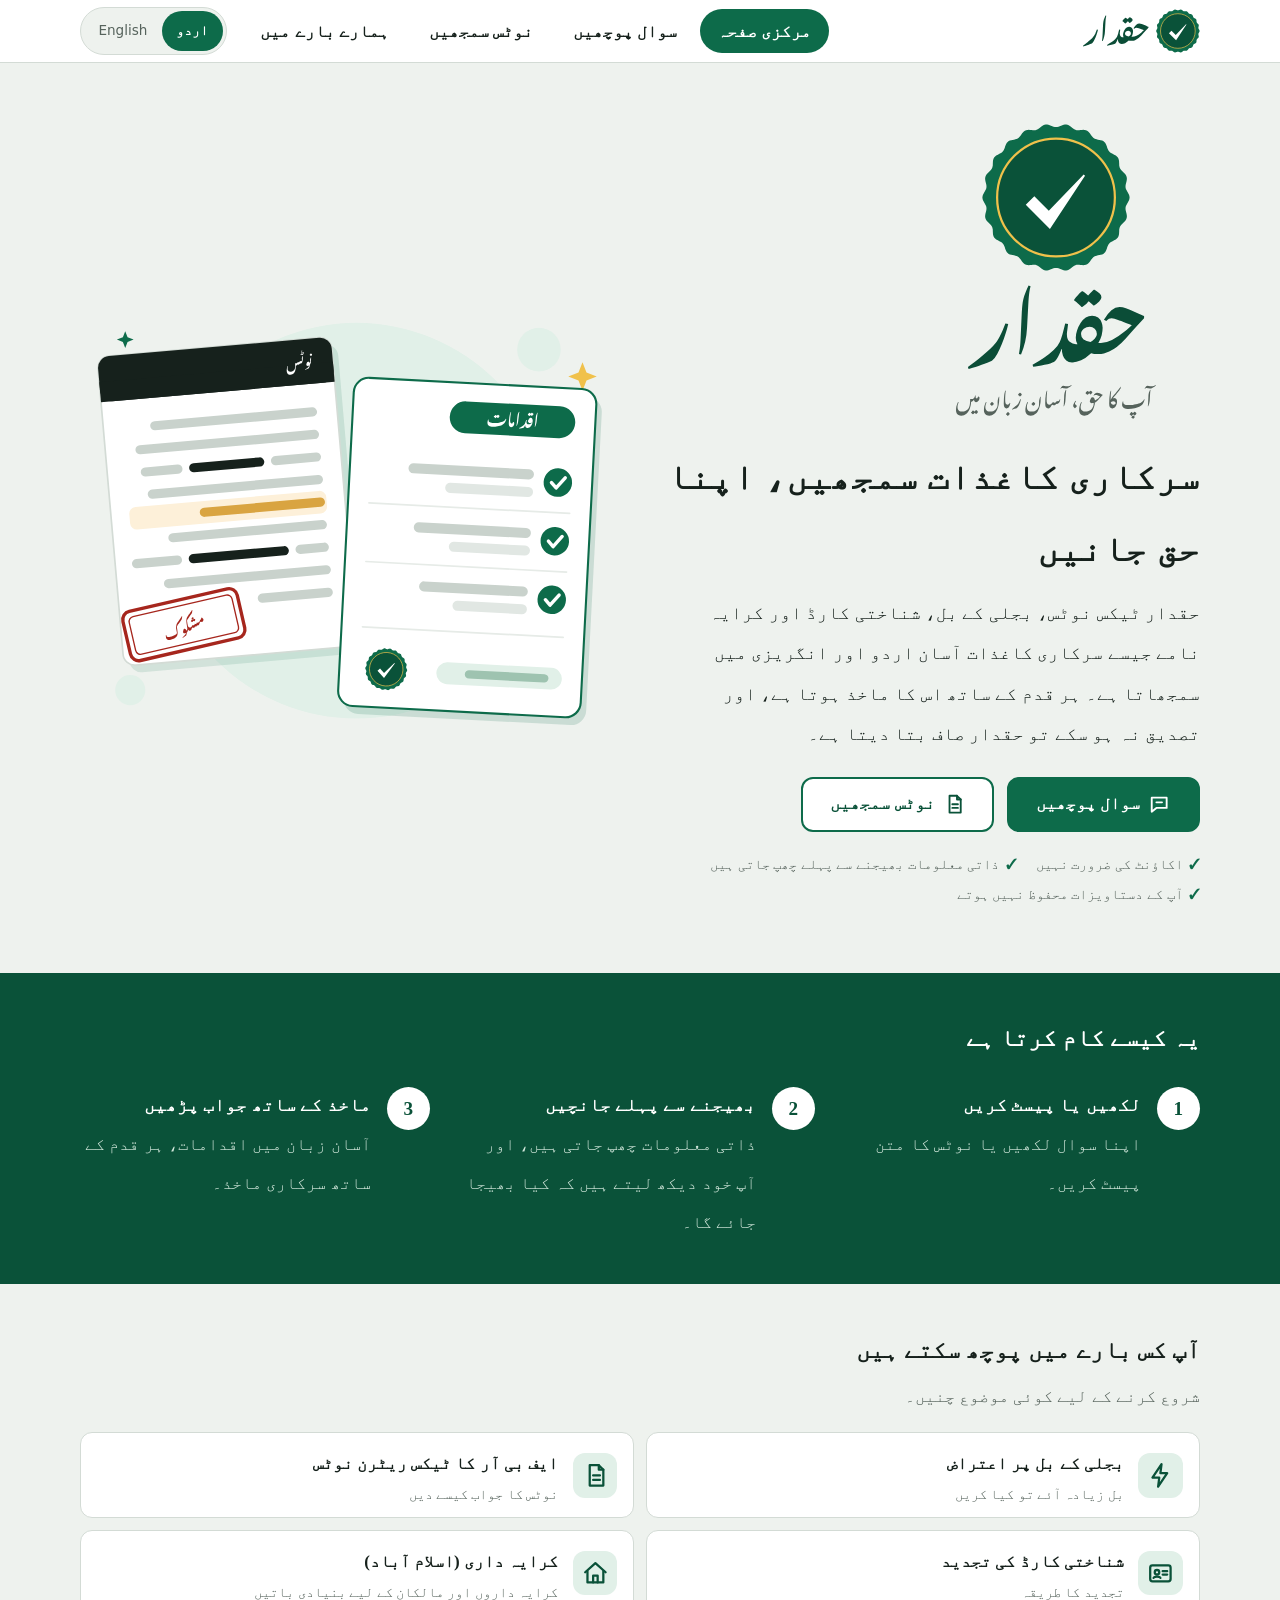
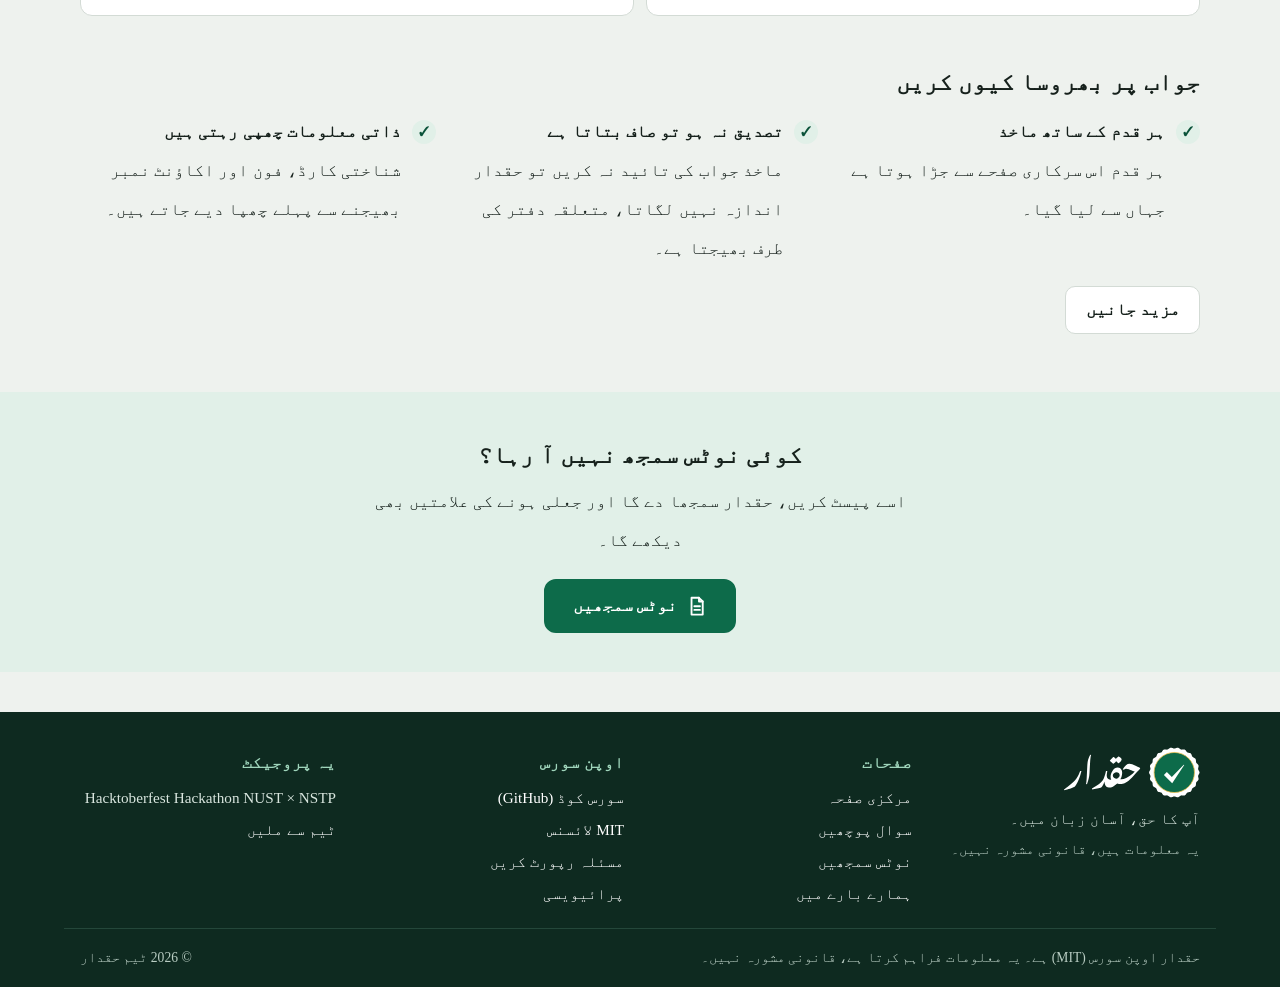
<file: web/index.html>
<!doctype html>
<html lang="ur" dir="rtl">
<head>
  <meta charset="utf-8">
  <meta name="viewport" content="width=device-width,initial-scale=1">
  <meta http-equiv="Content-Security-Policy" content="default-src 'self'; script-src 'self'; style-src 'self'; img-src 'self' data:; connect-src 'none'; base-uri 'none'; form-action 'none'">
  <meta name="theme-color" content="#0d6b4a">
  <title>حقدار: سرکاری کاغذات آسان اردو میں</title>
  <link rel="manifest" href="manifest.json">
  <link rel="icon" href="icon.svg" type="image/svg+xml">
  <link rel="apple-touch-icon" href="apple-touch-icon.png">
  <link rel="stylesheet" href="style.css">
  <script src="site.js"></script>
</head>
<body data-title-ur="حقدار: سرکاری کاغذات آسان اردو میں" data-title-en="Haqdar: official papers in plain language">
  <a class="skip" href="#main"><span data-l="ur">مرکزی مواد پر جائیں</span><span data-l="en">Skip to main content</span></a>
  <header class="top">
    <div class="top-inner">
      <a class="brand" href="index.html" aria-label="حقدار Haqdar">
        <img src="logo.svg" alt="" width="117" height="44">
        <span class="brand-en" data-l="en">Haqdar</span>
      </a>
      <nav class="site-nav" aria-label="Main"><a href="index.html" aria-current="page"><span data-l="ur">مرکزی صفحہ</span><span data-l="en">Home</span></a><a href="ask.html"><span data-l="ur">سوال پوچھیں</span><span data-l="en">Ask a question</span></a><a href="notice.html"><span data-l="ur">نوٹس سمجھیں</span><span data-l="en">Understand a notice</span></a><a href="about.html"><span data-l="ur">ہمارے بارے میں</span><span data-l="en">About</span></a></nav>
      <div class="lang" role="group" aria-label="Language / زبان">
        <button id="lang-ur" type="button" lang="ur" aria-pressed="true">اردو</button>
        <button id="lang-en" type="button" lang="en" aria-pressed="false">English</button>
      </div>
    </div>
  </header>

  <main id="main">
    <section class="hero" aria-labelledby="hero-title">
      <div class="wrap hero-grid">
        <div class="hero-copy">
          <img class="hero-logo" data-l="ur" src="logo-stacked.svg" alt="حقدار: آپ کا حق، آسان زبان میں" width="360" height="382"><img class="hero-logo" data-l="en" src="logo-stacked.svg" alt="Haqdar: your rights, in plain language" width="360" height="382">
          <h1 class="hero-title" id="hero-title"><span data-l="ur">سرکاری کاغذات سمجھیں، اپنا حق جانیں</span><span data-l="en">Understand official papers. Know your rights.</span></h1>
          <p class="hero-intro"><span data-l="ur">حقدار ٹیکس نوٹس، بجلی کے بل، شناختی کارڈ اور کرایہ نامے جیسے سرکاری کاغذات آسان اردو اور انگریزی میں سمجھاتا ہے۔ ہر قدم کے ساتھ اس کا ماخذ ہوتا ہے، اور تصدیق نہ ہو سکے تو حقدار صاف بتا دیتا ہے۔</span><span data-l="en">Haqdar explains tax notices, electricity bills, CNIC procedures and rent agreements in plain Urdu and English. Every step comes with its source, and when Haqdar can't verify something, it says so.</span></p>
          <div class="cta-row">
            <a class="btn btn-primary" href="ask.html"><svg viewBox="0 0 24 24" fill="none" stroke="currentColor" stroke-width="2" stroke-linecap="round" stroke-linejoin="round" aria-hidden="true" focusable="false"><path d="M4 5h16v11H9l-5 4z"/><path d="M9 10h6"/></svg><span data-l="ur">سوال پوچھیں</span><span data-l="en">Ask a question</span></a>
            <a class="btn btn-secondary" href="notice.html"><svg viewBox="0 0 24 24" fill="none" stroke="currentColor" stroke-width="2" stroke-linecap="round" stroke-linejoin="round" aria-hidden="true" focusable="false"><path d="M7 3h8l4 4v14H7z"/><path d="M15 3v4h4"/><path d="M10 12h6M10 16h6"/></svg><span data-l="ur">نوٹس سمجھیں</span><span data-l="en">Understand a notice</span></a>
          </div>
          <ul class="assure">
            <li><span data-l="ur">اکاؤنٹ کی ضرورت نہیں</span><span data-l="en">No account needed</span></li>
            <li><span data-l="ur">ذاتی معلومات بھیجنے سے پہلے چھپ جاتی ہیں</span><span data-l="en">Personal details are hidden before sending</span></li>
            <li><span data-l="ur">آپ کے دستاویزات محفوظ نہیں ہوتے</span><span data-l="en">Your documents are not stored</span></li>
          </ul>
        </div>
        <div class="hero-art">
          <img data-l="ur" src="hero.svg" alt="ایک الجھا ہوا نوٹس جس میں ذاتی معلومات چھپی ہیں اور «مشکوک» کی مہر لگی ہے، اس کے ساتھ اقدامات کا واضح کارڈ" width="640" height="520"><img data-l="en" src="hero.svg" alt="A confusing notice with hidden personal details and a suspicious stamp, next to a clear card of steps" width="640" height="520">
        </div>
      </div>
    </section>

    <section class="band" aria-labelledby="how-title">
      <div class="wrap">
        <h2 id="how-title"><span data-l="ur">یہ کیسے کام کرتا ہے</span><span data-l="en">How it works</span></h2>
        <ol class="how">
          <li><div data-l="ur"><strong>لکھیں یا پیسٹ کریں</strong><span class="d">اپنا سوال لکھیں یا نوٹس کا متن پیسٹ کریں۔</span></div>
              <div data-l="en"><strong>Write or paste</strong><span class="d">Ask a question or paste the text of a notice.</span></div></li>
          <li><div data-l="ur"><strong>بھیجنے سے پہلے جانچیں</strong><span class="d">ذاتی معلومات چھپ جاتی ہیں، اور آپ خود دیکھ لیتے ہیں کہ کیا بھیجا جائے گا۔</span></div>
              <div data-l="en"><strong>Review before sending</strong><span class="d">Personal details are hidden, and you see exactly what will be sent.</span></div></li>
          <li><div data-l="ur"><strong>ماخذ کے ساتھ جواب پڑھیں</strong><span class="d">آسان زبان میں اقدامات، ہر قدم کے ساتھ سرکاری ماخذ۔</span></div>
              <div data-l="en"><strong>Read the answer with sources</strong><span class="d">Steps in plain language, each linked to its official source.</span></div></li>
        </ol>
      </div>
    </section>

    <section class="section" aria-labelledby="topics-title">
      <div class="wrap">
        <h2 id="topics-title"><span data-l="ur">آپ کس بارے میں پوچھ سکتے ہیں</span><span data-l="en">What you can ask about</span></h2>
        <p class="sub"><span data-l="ur">شروع کرنے کے لیے کوئی موضوع چنیں۔</span><span data-l="en">Pick a topic to start.</span></p>
        <ul class="topics">
          <li><a href="ask.html?topic=electricity"><svg viewBox="0 0 24 24" fill="none" stroke="currentColor" stroke-width="2" stroke-linecap="round" stroke-linejoin="round" aria-hidden="true" focusable="false"><path d="M13 2L5 14h6l-1 8 8-12h-6z"/></svg><span><span data-l="ur">بجلی کے بل پر اعتراض</span><span data-l="en">Disputing an electricity bill</span><small><span data-l="ur">بل زیادہ آئے تو کیا کریں</span><span data-l="en">What to do when the bill is too high</span></small></span></a></li>
          <li><a href="ask.html?topic=fbr"><svg viewBox="0 0 24 24" fill="none" stroke="currentColor" stroke-width="2" stroke-linecap="round" stroke-linejoin="round" aria-hidden="true" focusable="false"><path d="M7 3h8l4 4v14H7z"/><path d="M15 3v4h4"/><path d="M10 12h6M10 16h6"/></svg><span><span data-l="ur">ایف بی آر کا ٹیکس ریٹرن نوٹس</span><span data-l="en">An FBR tax-return notice</span><small><span data-l="ur">نوٹس کا جواب کیسے دیں</span><span data-l="en">How to reply to it</span></small></span></a></li>
          <li><a href="ask.html?topic=cnic"><svg viewBox="0 0 24 24" fill="none" stroke="currentColor" stroke-width="2" stroke-linecap="round" stroke-linejoin="round" aria-hidden="true" focusable="false"><rect x="3" y="5" width="18" height="14" rx="2"/><circle cx="9" cy="11" r="2"/><path d="M6 16c.6-1.6 5.4-1.6 6 0M14 10h4M14 13h4"/></svg><span><span data-l="ur">شناختی کارڈ کی تجدید</span><span data-l="en">Renewing your CNIC</span><small><span data-l="ur">تجدید کا طریقہ</span><span data-l="en">How to renew it</span></small></span></a></li>
          <li><a href="ask.html?topic=rent"><svg viewBox="0 0 24 24" fill="none" stroke="currentColor" stroke-width="2" stroke-linecap="round" stroke-linejoin="round" aria-hidden="true" focusable="false"><path d="M3 11l9-8 9 8"/><path d="M5 10v10h14V10"/><path d="M10 20v-6h4v6"/></svg><span><span data-l="ur">کرایہ داری (اسلام آباد)</span><span data-l="en">Renting (Islamabad)</span><small><span data-l="ur">کرایہ داروں اور مالکان کے لیے بنیادی باتیں</span><span data-l="en">Basics for tenants and landlords</span></small></span></a></li>
        </ul>
      </div>
    </section>

    <section class="trust-wrap trust" aria-labelledby="trust-title">
      <div class="wrap">
        <h2 id="trust-title"><span data-l="ur">جواب پر بھروسا کیوں کریں</span><span data-l="en">Why you can trust the answers</span></h2>
        <ul class="checks">
          <li><div data-l="ur"><strong>ہر قدم کے ساتھ ماخذ</strong> ہر قدم اس سرکاری صفحے سے جڑا ہوتا ہے جہاں سے لیا گیا۔</div>
              <div data-l="en"><strong>A source for every step</strong> Each step links to the official page it came from.</div></li>
          <li><div data-l="ur"><strong>تصدیق نہ ہو تو صاف بتاتا ہے</strong> ماخذ جواب کی تائید نہ کریں تو حقدار اندازہ نہیں لگاتا، متعلقہ دفتر کی طرف بھیجتا ہے۔</div>
              <div data-l="en"><strong>It says when it can't verify</strong> If the sources don't support an answer, Haqdar doesn't guess. It points you to the right office.</div></li>
          <li><div data-l="ur"><strong>ذاتی معلومات چھپی رہتی ہیں</strong> شناختی کارڈ، فون اور اکاؤنٹ نمبر بھیجنے سے پہلے چھپا دیے جاتے ہیں۔</div>
              <div data-l="en"><strong>Personal details stay hidden</strong> CNIC, phone and account numbers are masked before anything is sent.</div></li>
        </ul>
        <p><a class="linkbtn" href="about.html"><span data-l="ur">مزید جانیں</span><span data-l="en">Learn more about Haqdar</span></a></p>
      </div>
    </section>

    <section class="cta-band" aria-labelledby="cta-title">
      <div class="wrap">
        <h2 id="cta-title"><span data-l="ur">کوئی نوٹس سمجھ نہیں آ رہا؟</span><span data-l="en">Got a notice you don't understand?</span></h2>
        <p><span data-l="ur">اسے پیسٹ کریں، حقدار سمجھا دے گا اور جعلی ہونے کی علامتیں بھی دیکھے گا۔</span><span data-l="en">Paste it and Haqdar will explain it and check it for warning signs.</span></p>
        <a class="btn btn-primary" href="notice.html"><svg viewBox="0 0 24 24" fill="none" stroke="currentColor" stroke-width="2" stroke-linecap="round" stroke-linejoin="round" aria-hidden="true" focusable="false"><path d="M7 3h8l4 4v14H7z"/><path d="M15 3v4h4"/><path d="M10 12h6M10 16h6"/></svg><span data-l="ur">نوٹس سمجھیں</span><span data-l="en">Understand a notice</span></a>
      </div>
    </section>
  </main>
  <footer id="site-footer" class="site-footer"></footer>
  <nav class="tabbar" aria-label="Main"><a href="index.html" aria-current="page"><svg viewBox="0 0 24 24" fill="none" stroke="currentColor" stroke-width="2" stroke-linecap="round" stroke-linejoin="round" aria-hidden="true" focusable="false"><path d="M3 11l9-8 9 8"/><path d="M5 10v10h14V10"/><path d="M10 20v-6h4v6"/></svg><span data-l="ur">مرکزی</span><span data-l="en">Home</span></a><a href="ask.html"><svg viewBox="0 0 24 24" fill="none" stroke="currentColor" stroke-width="2" stroke-linecap="round" stroke-linejoin="round" aria-hidden="true" focusable="false"><path d="M4 5h16v11H9l-5 4z"/><path d="M9 10h6"/></svg><span data-l="ur">سوال</span><span data-l="en">Ask</span></a><a href="notice.html"><svg viewBox="0 0 24 24" fill="none" stroke="currentColor" stroke-width="2" stroke-linecap="round" stroke-linejoin="round" aria-hidden="true" focusable="false"><path d="M7 3h8l4 4v14H7z"/><path d="M15 3v4h4"/><path d="M10 12h6M10 16h6"/></svg><span data-l="ur">نوٹس</span><span data-l="en">Notice</span></a><a href="about.html"><svg viewBox="0 0 24 24" fill="none" stroke="currentColor" stroke-width="2" stroke-linecap="round" stroke-linejoin="round" aria-hidden="true" focusable="false"><circle cx="12" cy="12" r="9"/><path d="M12 11v6"/><path d="M12 7.5h.01"/></svg><span data-l="ur">تعارف</span><span data-l="en">About</span></a></nav>
  
</body>
</html>
</file>
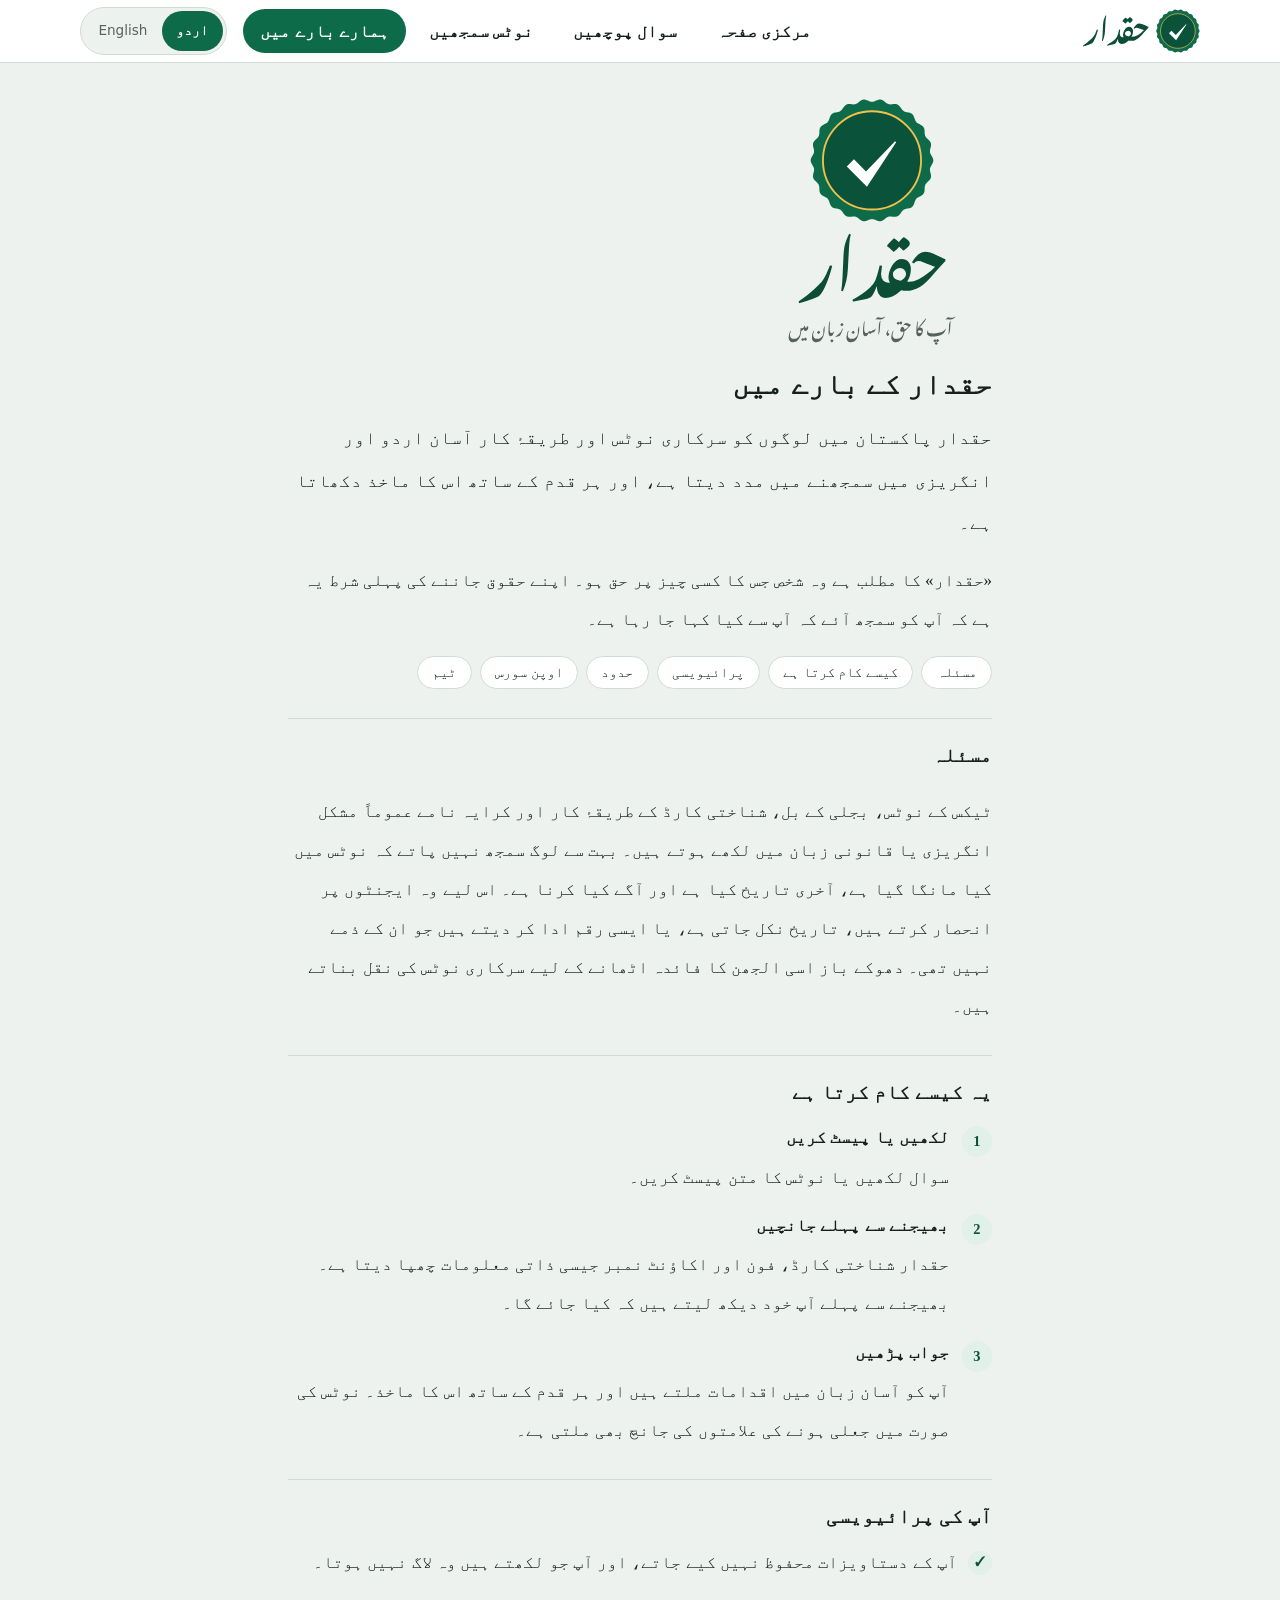
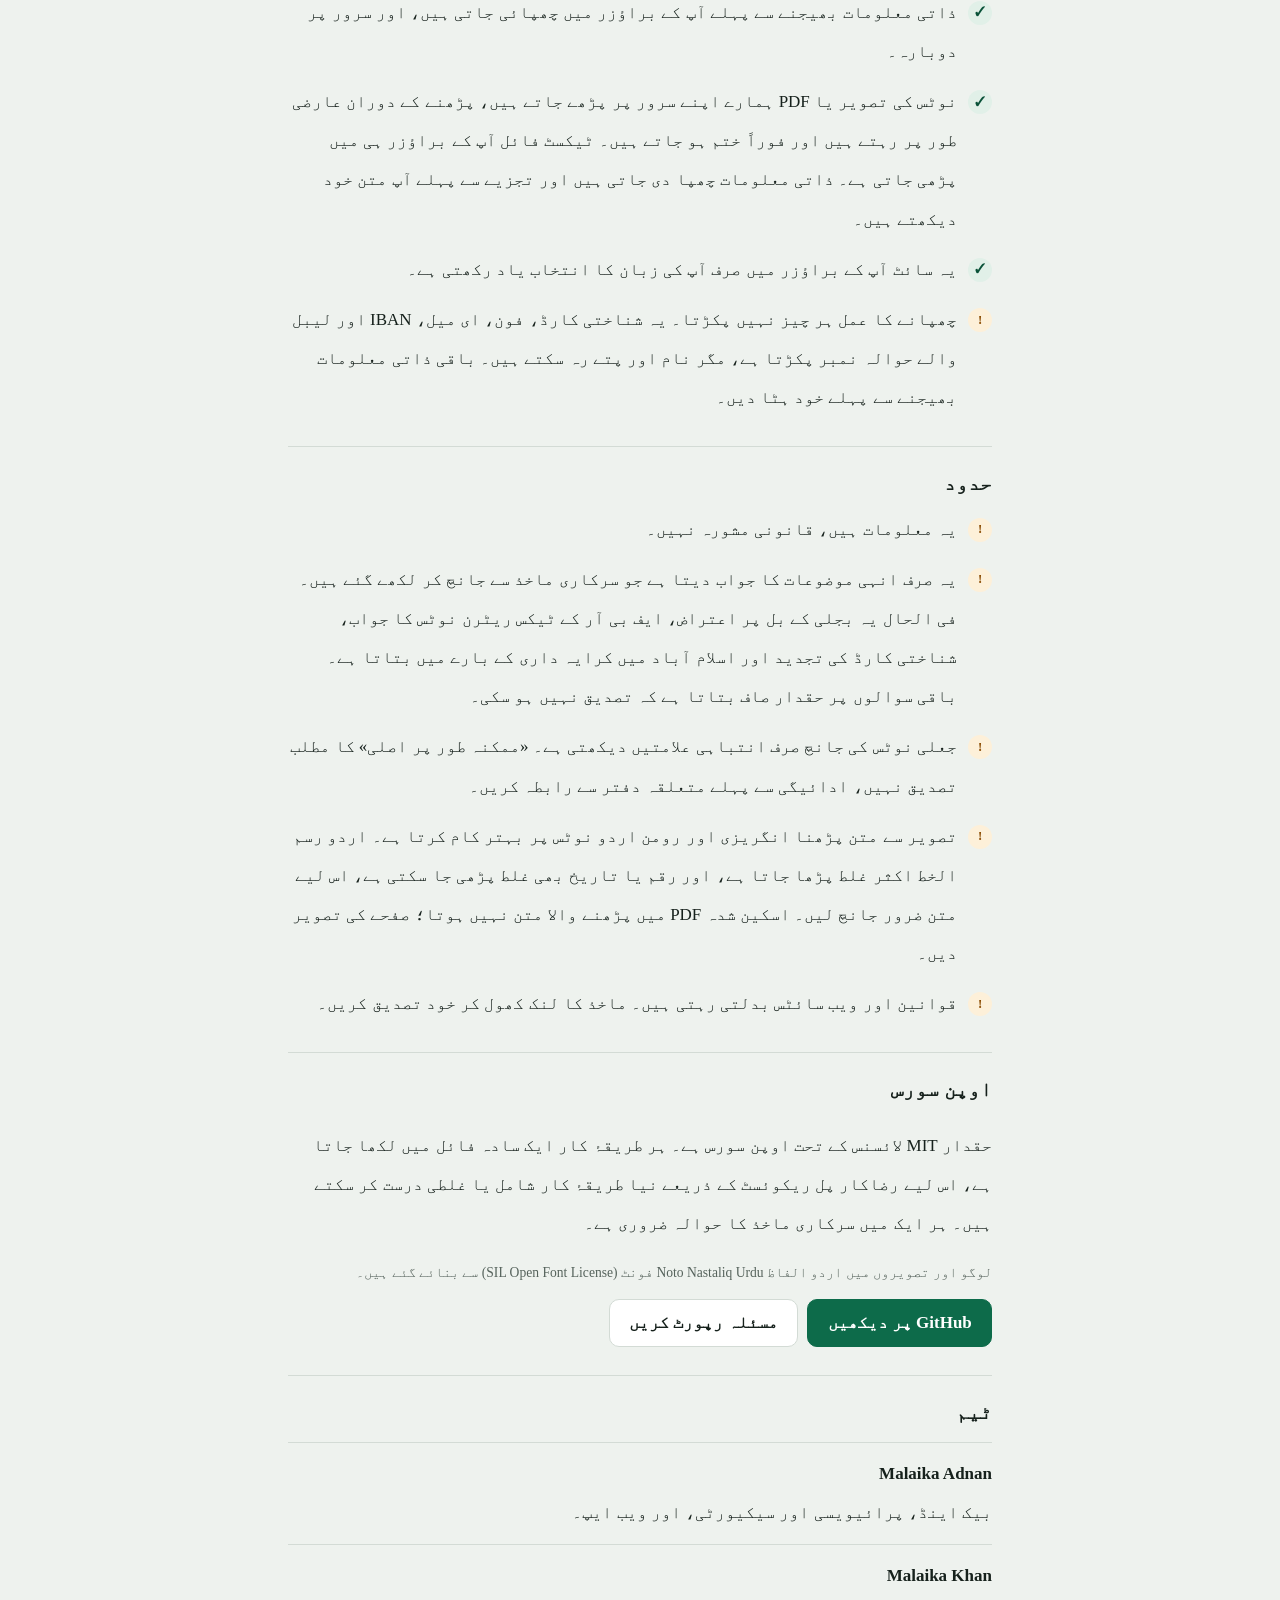
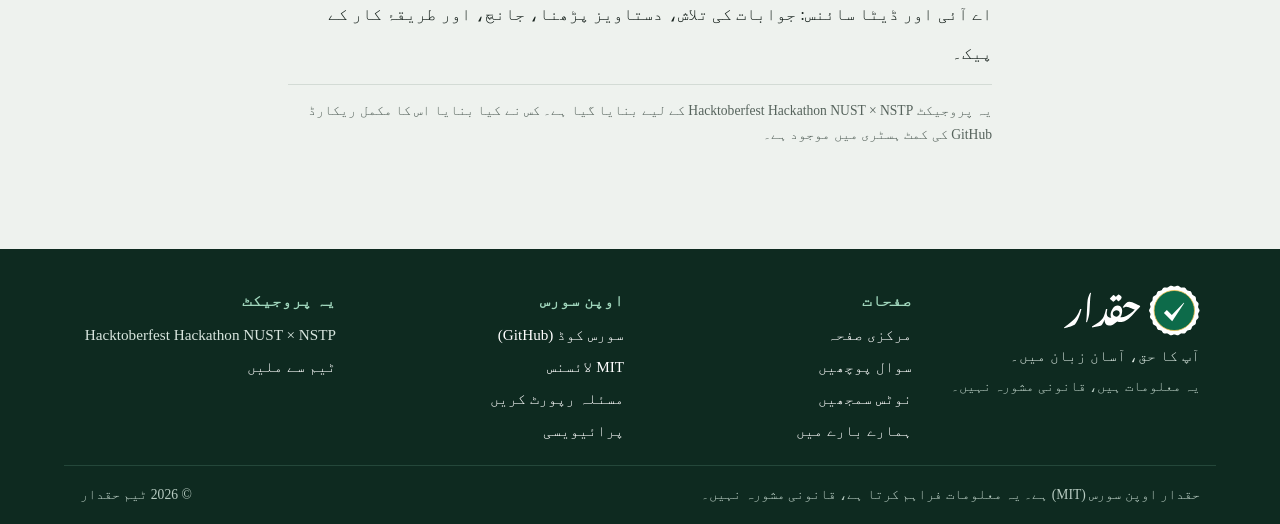
<file: web/about.html>
<!doctype html>
<html lang="ur" dir="rtl">
<head>
  <meta charset="utf-8">
  <meta name="viewport" content="width=device-width,initial-scale=1">
  <meta http-equiv="Content-Security-Policy" content="default-src 'self'; script-src 'self'; style-src 'self'; img-src 'self' data:; connect-src 'none'; base-uri 'none'; form-action 'none'">
  <meta name="theme-color" content="#0d6b4a">
  <title>حقدار کے بارے میں</title>
  <link rel="manifest" href="manifest.json">
  <link rel="icon" href="icon.svg" type="image/svg+xml">
  <link rel="apple-touch-icon" href="apple-touch-icon.png">
  <link rel="stylesheet" href="style.css">
  <script src="site.js"></script>
</head>
<body data-title-ur="حقدار کے بارے میں" data-title-en="About Haqdar">
  <a class="skip" href="#main"><span data-l="ur">مرکزی مواد پر جائیں</span><span data-l="en">Skip to main content</span></a>
  <header class="top">
    <div class="top-inner">
      <a class="brand" href="index.html" aria-label="حقدار Haqdar">
        <img src="logo.svg" alt="" width="117" height="44">
        <span class="brand-en" data-l="en">Haqdar</span>
      </a>
      <nav class="site-nav" aria-label="Main"><a href="index.html"><span data-l="ur">مرکزی صفحہ</span><span data-l="en">Home</span></a><a href="ask.html"><span data-l="ur">سوال پوچھیں</span><span data-l="en">Ask a question</span></a><a href="notice.html"><span data-l="ur">نوٹس سمجھیں</span><span data-l="en">Understand a notice</span></a><a href="about.html" aria-current="page"><span data-l="ur">ہمارے بارے میں</span><span data-l="en">About</span></a></nav>
      <div class="lang" role="group" aria-label="Language / زبان">
        <button id="lang-ur" type="button" lang="ur" aria-pressed="true">اردو</button>
        <button id="lang-en" type="button" lang="en" aria-pressed="false">English</button>
      </div>
    </div>
  </header>

  <main id="main" class="prose">
    <img class="about-logo" data-l="ur" src="logo-stacked.svg" alt="حقدار: آپ کا حق، آسان زبان میں" width="360" height="382"><img class="about-logo" data-l="en" src="logo-stacked.svg" alt="Haqdar: your rights, in plain language" width="360" height="382">
    <h1><span data-l="ur">حقدار کے بارے میں</span><span data-l="en">About Haqdar</span></h1>
    <p class="lead" data-l="ur">حقدار پاکستان میں لوگوں کو سرکاری نوٹس اور طریقۂ کار آسان اردو اور انگریزی میں سمجھنے میں مدد دیتا ہے، اور ہر قدم کے ساتھ اس کا ماخذ دکھاتا ہے۔</p>
    <p class="lead" data-l="en">Haqdar helps people in Pakistan understand official notices and procedures in plain Urdu and English, with a source for every step.</p>
    <p data-l="ur">«حقدار» کا مطلب ہے وہ شخص جس کا کسی چیز پر حق ہو۔ اپنے حقوق جاننے کی پہلی شرط یہ ہے کہ آپ کو سمجھ آئے کہ آپ سے کیا کہا جا رہا ہے۔</p>
    <p data-l="en">The name means someone who has a right to something. Knowing your rights starts with understanding what you are being asked to do.</p>

    <nav class="jump" aria-label="On this page">
      <a href="#problem"><span data-l="ur">مسئلہ</span><span data-l="en">The problem</span></a>
      <a href="#how"><span data-l="ur">کیسے کام کرتا ہے</span><span data-l="en">How it works</span></a>
      <a href="#privacy"><span data-l="ur">پرائیویسی</span><span data-l="en">Privacy</span></a>
      <a href="#limits"><span data-l="ur">حدود</span><span data-l="en">Limits</span></a>
      <a href="#open-source"><span data-l="ur">اوپن سورس</span><span data-l="en">Open source</span></a>
      <a href="#team"><span data-l="ur">ٹیم</span><span data-l="en">Team</span></a>
    </nav>

    <section id="problem">
      <h2><span data-l="ur">مسئلہ</span><span data-l="en">The problem</span></h2>
      <p data-l="ur">ٹیکس کے نوٹس، بجلی کے بل، شناختی کارڈ کے طریقۂ کار اور کرایہ نامے عموماً مشکل انگریزی یا قانونی زبان میں لکھے ہوتے ہیں۔ بہت سے لوگ سمجھ نہیں پاتے کہ نوٹس میں کیا مانگا گیا ہے، آخری تاریخ کیا ہے اور آگے کیا کرنا ہے۔ اس لیے وہ ایجنٹوں پر انحصار کرتے ہیں، تاریخ نکل جاتی ہے، یا ایسی رقم ادا کر دیتے ہیں جو ان کے ذمے نہیں تھی۔ دھوکے باز اسی الجھن کا فائدہ اٹھانے کے لیے سرکاری نوٹس کی نقل بناتے ہیں۔</p>
      <p data-l="en">Tax notices, utility bills, CNIC procedures and rent agreements are usually written in dense English or legal language. Many people can't tell what a notice asks for, when it is due, or what to do next, so they rely on agents, miss deadlines, or pay what they don't owe. Scammers copy the look of official notices to take advantage of the same confusion.</p>
    </section>

    <section id="how">
      <h2><span data-l="ur">یہ کیسے کام کرتا ہے</span><span data-l="en">How it works</span></h2>
      <ol class="steps-list">
        <li><div class="step-text" data-l="ur"><strong>لکھیں یا پیسٹ کریں</strong> سوال لکھیں یا نوٹس کا متن پیسٹ کریں۔</div>
            <div class="step-text" data-l="en"><strong>Write or paste</strong> Ask a question or paste the text of a notice.</div></li>
        <li><div class="step-text" data-l="ur"><strong>بھیجنے سے پہلے جانچیں</strong> حقدار شناختی کارڈ، فون اور اکاؤنٹ نمبر جیسی ذاتی معلومات چھپا دیتا ہے۔ بھیجنے سے پہلے آپ خود دیکھ لیتے ہیں کہ کیا جائے گا۔</div>
            <div class="step-text" data-l="en"><strong>Review what will be sent</strong> Haqdar hides personal details such as CNIC, phone and account numbers. You see exactly what will be sent before you confirm.</div></li>
        <li><div class="step-text" data-l="ur"><strong>جواب پڑھیں</strong> آپ کو آسان زبان میں اقدامات ملتے ہیں اور ہر قدم کے ساتھ اس کا ماخذ۔ نوٹس کی صورت میں جعلی ہونے کی علامتوں کی جانچ بھی ملتی ہے۔</div>
            <div class="step-text" data-l="en"><strong>Read the answer</strong> You get steps in plain language, each linked to its source. For a notice, you also get a check for signs that it may be fake.</div></li>
      </ol>
    </section>

    <section id="privacy">
      <h2><span data-l="ur">آپ کی پرائیویسی</span><span data-l="en">Your privacy</span></h2>
      <ul class="checks">
        <li><div data-l="ur">آپ کے دستاویزات محفوظ نہیں کیے جاتے، اور آپ جو لکھتے ہیں وہ لاگ نہیں ہوتا۔</div>
            <div data-l="en">Your documents are not stored, and what you type is not logged.</div></li>
        <li><div data-l="ur">ذاتی معلومات بھیجنے سے پہلے آپ کے براؤزر میں چھپائی جاتی ہیں، اور سرور پر دوبارہ۔</div>
            <div data-l="en">Personal details are masked in your browser before sending, and again on the server.</div></li>
        <li><div data-l="ur">نوٹس کی تصویر یا PDF ہمارے اپنے سرور پر پڑھے جاتے ہیں، پڑھنے کے دوران عارضی طور پر رہتے ہیں اور فوراً ختم ہو جاتے ہیں۔ ٹیکسٹ فائل آپ کے براؤزر ہی میں پڑھی جاتی ہے۔ ذاتی معلومات چھپا دی جاتی ہیں اور تجزیے سے پہلے آپ متن خود دیکھتے ہیں۔</div>
            <div data-l="en">A photo or PDF of a notice is read on our own server, held only temporarily while it is read, and deleted right after. A text file is read in your browser only. Personal details are masked, and you review the text before anything is analysed.</div></li>
        <li><div data-l="ur">یہ سائٹ آپ کے براؤزر میں صرف آپ کی زبان کا انتخاب یاد رکھتی ہے۔</div>
            <div data-l="en">This site remembers only your language choice, in your own browser.</div></li>
        <li class="caveat"><div data-l="ur">چھپانے کا عمل ہر چیز نہیں پکڑتا۔ یہ شناختی کارڈ، فون، ای میل، IBAN اور لیبل والے حوالہ نمبر پکڑتا ہے، مگر نام اور پتے رہ سکتے ہیں۔ باقی ذاتی معلومات بھیجنے سے پہلے خود ہٹا دیں۔</div>
            <div data-l="en">Masking is best-effort. It catches CNIC, phone, email, IBAN and labelled reference numbers, but names and addresses can slip through. Remove anything else personal yourself before sending.</div></li>
      </ul>
    </section>

    <section id="limits">
      <h2><span data-l="ur">حدود</span><span data-l="en">What it can't do</span></h2>
      <ul class="checks">
        <li class="caveat"><div data-l="ur">یہ معلومات ہیں، قانونی مشورہ نہیں۔</div>
            <div data-l="en">It gives information, not legal advice.</div></li>
        <li class="caveat"><div data-l="ur">یہ صرف انہی موضوعات کا جواب دیتا ہے جو سرکاری ماخذ سے جانچ کر لکھے گئے ہیں۔ فی الحال یہ بجلی کے بل پر اعتراض، ایف بی آر کے ٹیکس ریٹرن نوٹس کا جواب، شناختی کارڈ کی تجدید اور اسلام آباد میں کرایہ داری کے بارے میں بتاتا ہے۔ باقی سوالوں پر حقدار صاف بتاتا ہے کہ تصدیق نہیں ہو سکی۔</div>
            <div data-l="en">It only answers topics that have been written up and checked against official sources. Right now it covers electricity bill disputes, replying to an FBR tax-return notice, renewing a CNIC, and renting in Islamabad. For anything else, Haqdar says plainly that it couldn't verify an answer.</div></li>
        <li class="caveat"><div data-l="ur">جعلی نوٹس کی جانچ صرف انتباہی علامتیں دیکھتی ہے۔ «ممکنہ طور پر اصلی» کا مطلب تصدیق نہیں، ادائیگی سے پہلے متعلقہ دفتر سے رابطہ کریں۔</div>
            <div data-l="en">The fake-notice check only looks for warning signs. "Possibly genuine" is not a confirmation: contact the office before you pay.</div></li>
        <li class="caveat"><div data-l="ur">تصویر سے متن پڑھنا انگریزی اور رومن اردو نوٹس پر بہتر کام کرتا ہے۔ اردو رسم الخط اکثر غلط پڑھا جاتا ہے، اور رقم یا تاریخ بھی غلط پڑھی جا سکتی ہے، اس لیے متن ضرور جانچ لیں۔ اسکین شدہ PDF میں پڑھنے والا متن نہیں ہوتا؛ صفحے کی تصویر دیں۔</div>
            <div data-l="en">Reading text from a photo works best on English and Roman Urdu notices. Urdu script is often misread, and amounts or dates can be wrong, so always check the text. Scanned PDFs have no text to read; upload a photo of the page instead.</div></li>
        <li class="caveat"><div data-l="ur">قوانین اور ویب سائٹس بدلتی رہتی ہیں۔ ماخذ کا لنک کھول کر خود تصدیق کریں۔</div>
            <div data-l="en">Rules and websites change. Open the source link to check for yourself.</div></li>
      </ul>
    </section>

    <section id="open-source">
      <h2><span data-l="ur">اوپن سورس</span><span data-l="en">Open source</span></h2>
      <p data-l="ur">حقدار MIT لائسنس کے تحت اوپن سورس ہے۔ ہر طریقۂ کار ایک سادہ فائل میں لکھا جاتا ہے، اس لیے رضاکار پل ریکوئسٹ کے ذریعے نیا طریقۂ کار شامل یا غلطی درست کر سکتے ہیں۔ ہر ایک میں سرکاری ماخذ کا حوالہ ضروری ہے۔</p>
      <p data-l="en">Haqdar is open source under the MIT license. Each procedure is a simple file, so volunteers can add one or fix a mistake with a pull request. Every procedure must cite an official source.</p>
      <p class="muted" data-l="ur">لوگو اور تصویروں میں اردو الفاظ Noto Nastaliq Urdu فونٹ (SIL Open Font License) سے بنائے گئے ہیں۔</p>
      <p class="muted" data-l="en">The Urdu lettering in the logo and illustrations is drawn from the Noto Nastaliq Urdu font (SIL Open Font License).</p>
      <div class="link-row">
        <a class="linkbtn solid" href="https://github.com/malaikamalik23/Haqdar" target="_blank" rel="noopener noreferrer"><span data-l="ur">GitHub پر دیکھیں</span><span data-l="en">View on GitHub</span></a>
        <a class="linkbtn" href="https://github.com/malaikamalik23/Haqdar/issues" target="_blank" rel="noopener noreferrer"><span data-l="ur">مسئلہ رپورٹ کریں</span><span data-l="en">Report a problem</span></a>
      </div>
    </section>

    <section id="team">
      <h2><span data-l="ur">ٹیم</span><span data-l="en">Team</span></h2>
      <ul class="team">
        <li><strong>Malaika Adnan</strong>
            <span data-l="ur">بیک اینڈ، پرائیویسی اور سیکیورٹی، اور ویب ایپ۔</span>
            <span data-l="en">Backend, privacy and security, and the web app.</span></li>
        <li><strong>Malaika Khan</strong>
            <span data-l="ur">اے آئی اور ڈیٹا سائنس: جوابات کی تلاش، دستاویز پڑھنا، جانچ، اور طریقۂ کار کے پیک۔</span>
            <span data-l="en">AI and data science: finding answers, reading documents, evaluation, and procedure packs.</span></li>
      </ul>
      <p class="muted" data-l="ur">یہ پروجیکٹ Hacktoberfest Hackathon NUST × NSTP کے لیے بنایا گیا ہے۔ کس نے کیا بنایا اس کا مکمل ریکارڈ GitHub کی کمٹ ہسٹری میں موجود ہے۔</p>
      <p class="muted" data-l="en">Built for the Hacktoberfest Hackathon NUST × NSTP. The full record of who built what is in the GitHub commit history.</p>
    </section>
  </main>
  <footer id="site-footer" class="site-footer"></footer>
  <nav class="tabbar" aria-label="Main"><a href="index.html"><svg viewBox="0 0 24 24" fill="none" stroke="currentColor" stroke-width="2" stroke-linecap="round" stroke-linejoin="round" aria-hidden="true" focusable="false"><path d="M3 11l9-8 9 8"/><path d="M5 10v10h14V10"/><path d="M10 20v-6h4v6"/></svg><span data-l="ur">مرکزی</span><span data-l="en">Home</span></a><a href="ask.html"><svg viewBox="0 0 24 24" fill="none" stroke="currentColor" stroke-width="2" stroke-linecap="round" stroke-linejoin="round" aria-hidden="true" focusable="false"><path d="M4 5h16v11H9l-5 4z"/><path d="M9 10h6"/></svg><span data-l="ur">سوال</span><span data-l="en">Ask</span></a><a href="notice.html"><svg viewBox="0 0 24 24" fill="none" stroke="currentColor" stroke-width="2" stroke-linecap="round" stroke-linejoin="round" aria-hidden="true" focusable="false"><path d="M7 3h8l4 4v14H7z"/><path d="M15 3v4h4"/><path d="M10 12h6M10 16h6"/></svg><span data-l="ur">نوٹس</span><span data-l="en">Notice</span></a><a href="about.html" aria-current="page"><svg viewBox="0 0 24 24" fill="none" stroke="currentColor" stroke-width="2" stroke-linecap="round" stroke-linejoin="round" aria-hidden="true" focusable="false"><circle cx="12" cy="12" r="9"/><path d="M12 11v6"/><path d="M12 7.5h.01"/></svg><span data-l="ur">تعارف</span><span data-l="en">About</span></a></nav>
  
</body>
</html>
</file>
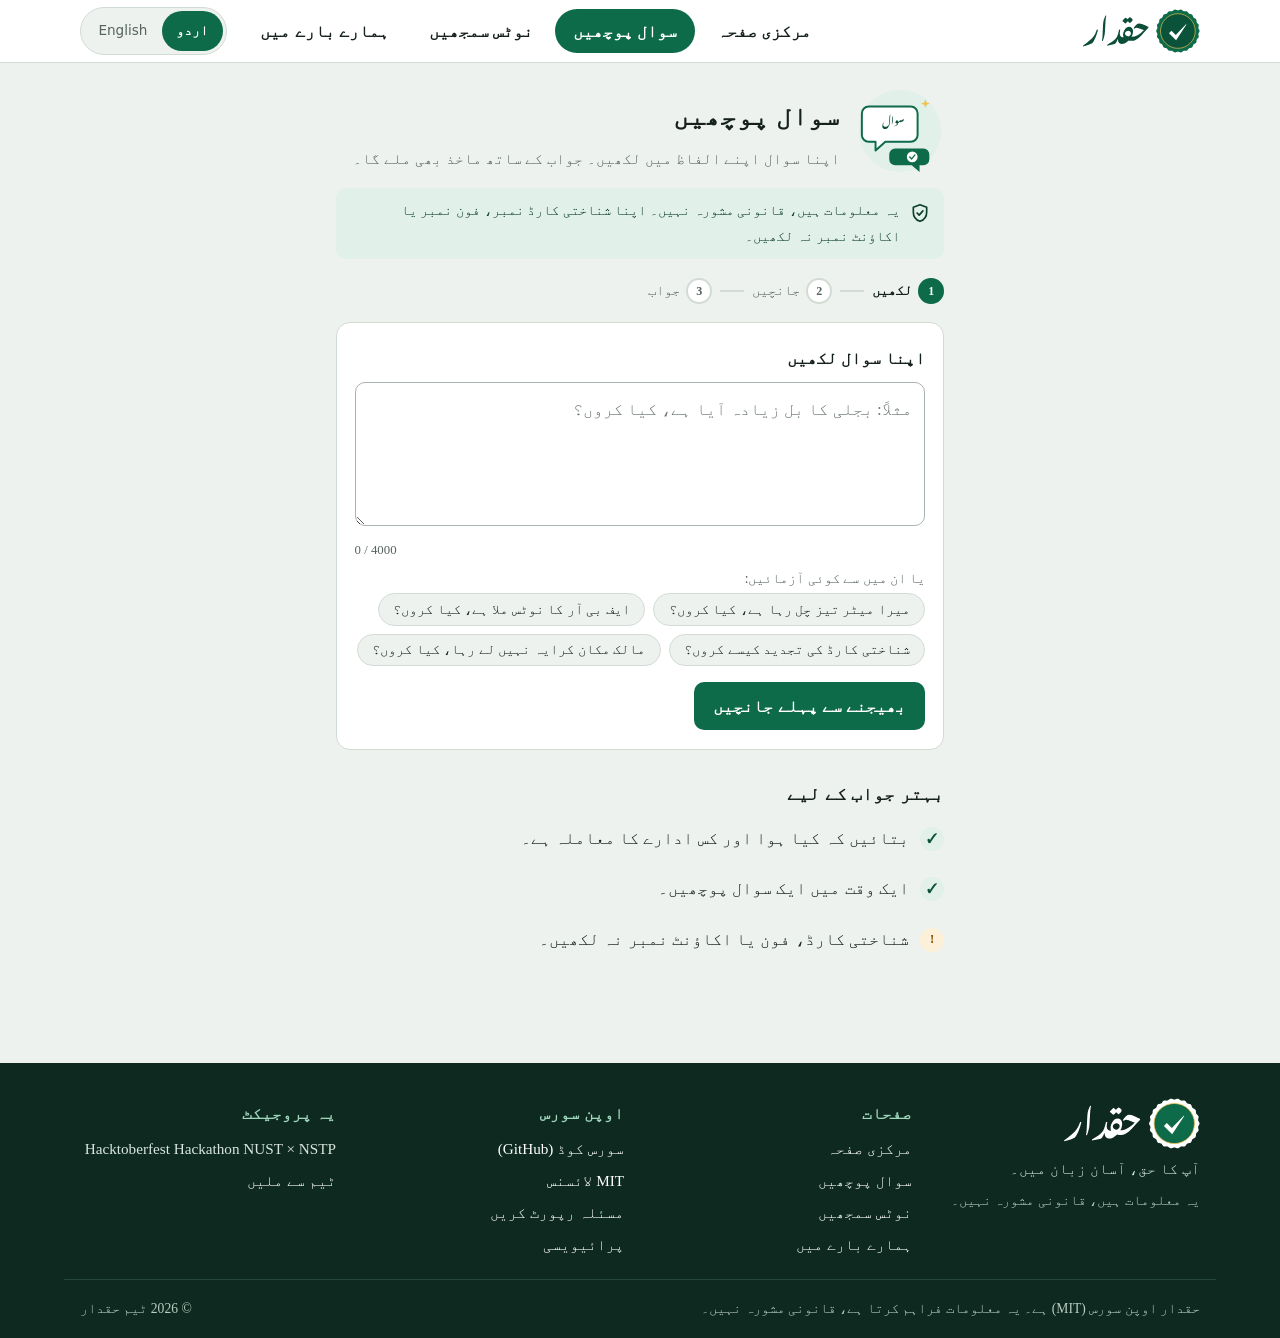
<file: web/ask.html>
<!doctype html>
<html lang="ur" dir="rtl">
<head>
  <meta charset="utf-8">
  <meta name="viewport" content="width=device-width,initial-scale=1">
  <meta http-equiv="Content-Security-Policy" content="default-src 'self'; script-src 'self'; style-src 'self'; img-src 'self' data:; connect-src 'self' http://localhost:8000; base-uri 'none'; form-action 'none'">
  <meta name="theme-color" content="#0d6b4a">
  <title>سوال پوچھیں | حقدار</title>
  <link rel="manifest" href="manifest.json">
  <link rel="icon" href="icon.svg" type="image/svg+xml">
  <link rel="apple-touch-icon" href="apple-touch-icon.png">
  <link rel="stylesheet" href="style.css">
  <script src="site.js"></script>
</head>
<body data-mode="ask" data-title-ur="سوال پوچھیں | حقدار" data-title-en="Ask a question | Haqdar">
  <a class="skip" href="#main"><span data-l="ur">مرکزی مواد پر جائیں</span><span data-l="en">Skip to main content</span></a>
  <header class="top">
    <div class="top-inner">
      <a class="brand" href="index.html" aria-label="حقدار Haqdar">
        <img src="logo.svg" alt="" width="117" height="44">
        <span class="brand-en" data-l="en">Haqdar</span>
      </a>
      <nav class="site-nav" aria-label="Main"><a href="index.html"><span data-l="ur">مرکزی صفحہ</span><span data-l="en">Home</span></a><a href="ask.html" aria-current="page"><span data-l="ur">سوال پوچھیں</span><span data-l="en">Ask a question</span></a><a href="notice.html"><span data-l="ur">نوٹس سمجھیں</span><span data-l="en">Understand a notice</span></a><a href="about.html"><span data-l="ur">ہمارے بارے میں</span><span data-l="en">About</span></a></nav>
      <div class="lang" role="group" aria-label="Language / زبان">
        <button id="lang-ur" type="button" lang="ur" aria-pressed="true">اردو</button>
        <button id="lang-en" type="button" lang="en" aria-pressed="false">English</button>
      </div>
    </div>
  </header>

  <main id="main" class="tool">
    <div class="page-head">
      <img src="spot-ask.svg" alt="" width="88" height="88">
      <div>
        <h1><span data-l="ur">سوال پوچھیں</span><span data-l="en">Ask a question</span></h1>
        <p><span data-l="ur">اپنا سوال اپنے الفاظ میں لکھیں۔ جواب کے ساتھ ماخذ بھی ملے گا۔</span><span data-l="en">Write your question in your own words. The answer comes with its sources.</span></p>
      </div>
    </div>

    <p class="privacy">
      <svg viewBox="0 0 24 24" aria-hidden="true" focusable="false">
        <path d="M12 2l8 3v6c0 5-3.4 9.4-8 11-4.6-1.6-8-6-8-11V5l8-3z" fill="none" stroke="#0b3d2b" stroke-width="2" stroke-linejoin="round"/>
        <path d="M8.5 12l2.5 2.5 4.5-5" fill="none" stroke="#0b3d2b" stroke-width="2" stroke-linecap="round" stroke-linejoin="round"/>
      </svg>
      <span><span data-l="ur">یہ معلومات ہیں، قانونی مشورہ نہیں۔ اپنا شناختی کارڈ نمبر، فون نمبر یا اکاؤنٹ نمبر نہ لکھیں۔</span><span data-l="en">This is information, not legal advice. Do not type your CNIC, phone or account number.</span></span>
    </p>

    <ol class="progress" data-i18n-label="progressLabel">
      <li id="step-1" class="is-current" aria-current="step"><span class="dot" aria-hidden="true">1</span><span data-l="ur">لکھیں</span><span data-l="en">Write</span></li>
      <li id="step-2"><span class="dot" aria-hidden="true">2</span><span data-l="ur">جانچیں</span><span data-l="en">Review</span></li>
      <li id="step-3"><span class="dot" aria-hidden="true">3</span><span data-l="ur">جواب</span><span data-l="en">Answer</span></li>
    </ol>

    <noscript><p class="status error"><span data-l="ur">اس صفحے کے لیے JavaScript ضروری ہے۔</span><span data-l="en">This page needs JavaScript to work.</span></p></noscript>
    <div id="status" class="status" hidden></div>

    <section id="compose" class="sheet">
      <label for="q"><span data-l="ur">اپنا سوال لکھیں</span><span data-l="en">Write your question</span></label>
      <textarea id="q" maxlength="4000" data-i18n-placeholder="placeholderAsk"></textarea>
      <div class="meta"><span id="count" dir="ltr">0 / 4000</span></div>
      <p class="hint"><span data-l="ur">یا ان میں سے کوئی آزمائیں:</span><span data-l="en">Or try one of these:</span></p>
      <div id="chips" class="chips"></div>
      <button id="btn-review" class="primary" type="button"><span data-l="ur">بھیجنے سے پہلے جانچیں</span><span data-l="en">Review and send</span></button>
    </section>

    <section id="preview" class="sheet" aria-labelledby="preview-title" hidden>
      <h2 id="preview-title" tabindex="-1"><span data-l="ur">بھیجنے سے پہلے دیکھ لیں</span><span data-l="en">Review before sending</span></h2>
      <p><span data-l="ur">صرف یہی متن آپ کے آلے سے نکلے گا۔ کالی پٹیاں وہ ذاتی معلومات ہیں جو چھپا دی گئی ہیں۔</span><span data-l="en">Only this text will leave your device. Black bars mark personal details we hid.</span></p>
      <div id="preview-text" class="preview-text" dir="auto"></div>
      <p id="mask-summary" class="mask-summary"></p>
      <p id="ocr-note" class="muted" hidden></p>
      <div class="row">
        <button id="btn-confirm" class="primary" type="button"><span data-l="ur">بھیجیں</span><span data-l="en">Send</span></button>
        <button id="btn-cancel" class="ghost" type="button"><span data-l="ur">واپس جا کر ترمیم کریں</span><span data-l="en">Go back and edit</span></button>
      </div>
    </section>

    <section id="result" class="sheet" role="region" tabindex="-1" data-i18n-label="resultLabel" hidden></section>

    <section class="tips" aria-labelledby="tips-title">
      <h2 id="tips-title"><span data-l="ur">بہتر جواب کے لیے</span><span data-l="en">For a better answer</span></h2>
      <ul class="checks">
        <li><div data-l="ur">بتائیں کہ کیا ہوا اور کس ادارے کا معاملہ ہے۔</div><div data-l="en">Say what happened and which office it involves.</div></li>
        <li><div data-l="ur">ایک وقت میں ایک سوال پوچھیں۔</div><div data-l="en">Ask one question at a time.</div></li>
        <li class="caveat"><div data-l="ur">شناختی کارڈ، فون یا اکاؤنٹ نمبر نہ لکھیں۔</div><div data-l="en">Don't type your CNIC, phone or account number.</div></li>
      </ul>
    </section>
  </main>
  <footer id="site-footer" class="site-footer"></footer>
  <nav class="tabbar" aria-label="Main"><a href="index.html"><svg viewBox="0 0 24 24" fill="none" stroke="currentColor" stroke-width="2" stroke-linecap="round" stroke-linejoin="round" aria-hidden="true" focusable="false"><path d="M3 11l9-8 9 8"/><path d="M5 10v10h14V10"/><path d="M10 20v-6h4v6"/></svg><span data-l="ur">مرکزی</span><span data-l="en">Home</span></a><a href="ask.html" aria-current="page"><svg viewBox="0 0 24 24" fill="none" stroke="currentColor" stroke-width="2" stroke-linecap="round" stroke-linejoin="round" aria-hidden="true" focusable="false"><path d="M4 5h16v11H9l-5 4z"/><path d="M9 10h6"/></svg><span data-l="ur">سوال</span><span data-l="en">Ask</span></a><a href="notice.html"><svg viewBox="0 0 24 24" fill="none" stroke="currentColor" stroke-width="2" stroke-linecap="round" stroke-linejoin="round" aria-hidden="true" focusable="false"><path d="M7 3h8l4 4v14H7z"/><path d="M15 3v4h4"/><path d="M10 12h6M10 16h6"/></svg><span data-l="ur">نوٹس</span><span data-l="en">Notice</span></a><a href="about.html"><svg viewBox="0 0 24 24" fill="none" stroke="currentColor" stroke-width="2" stroke-linecap="round" stroke-linejoin="round" aria-hidden="true" focusable="false"><circle cx="12" cy="12" r="9"/><path d="M12 11v6"/><path d="M12 7.5h.01"/></svg><span data-l="ur">تعارف</span><span data-l="en">About</span></a></nav>
  <script src="app.js"></script>
</body>
</html>
</file>
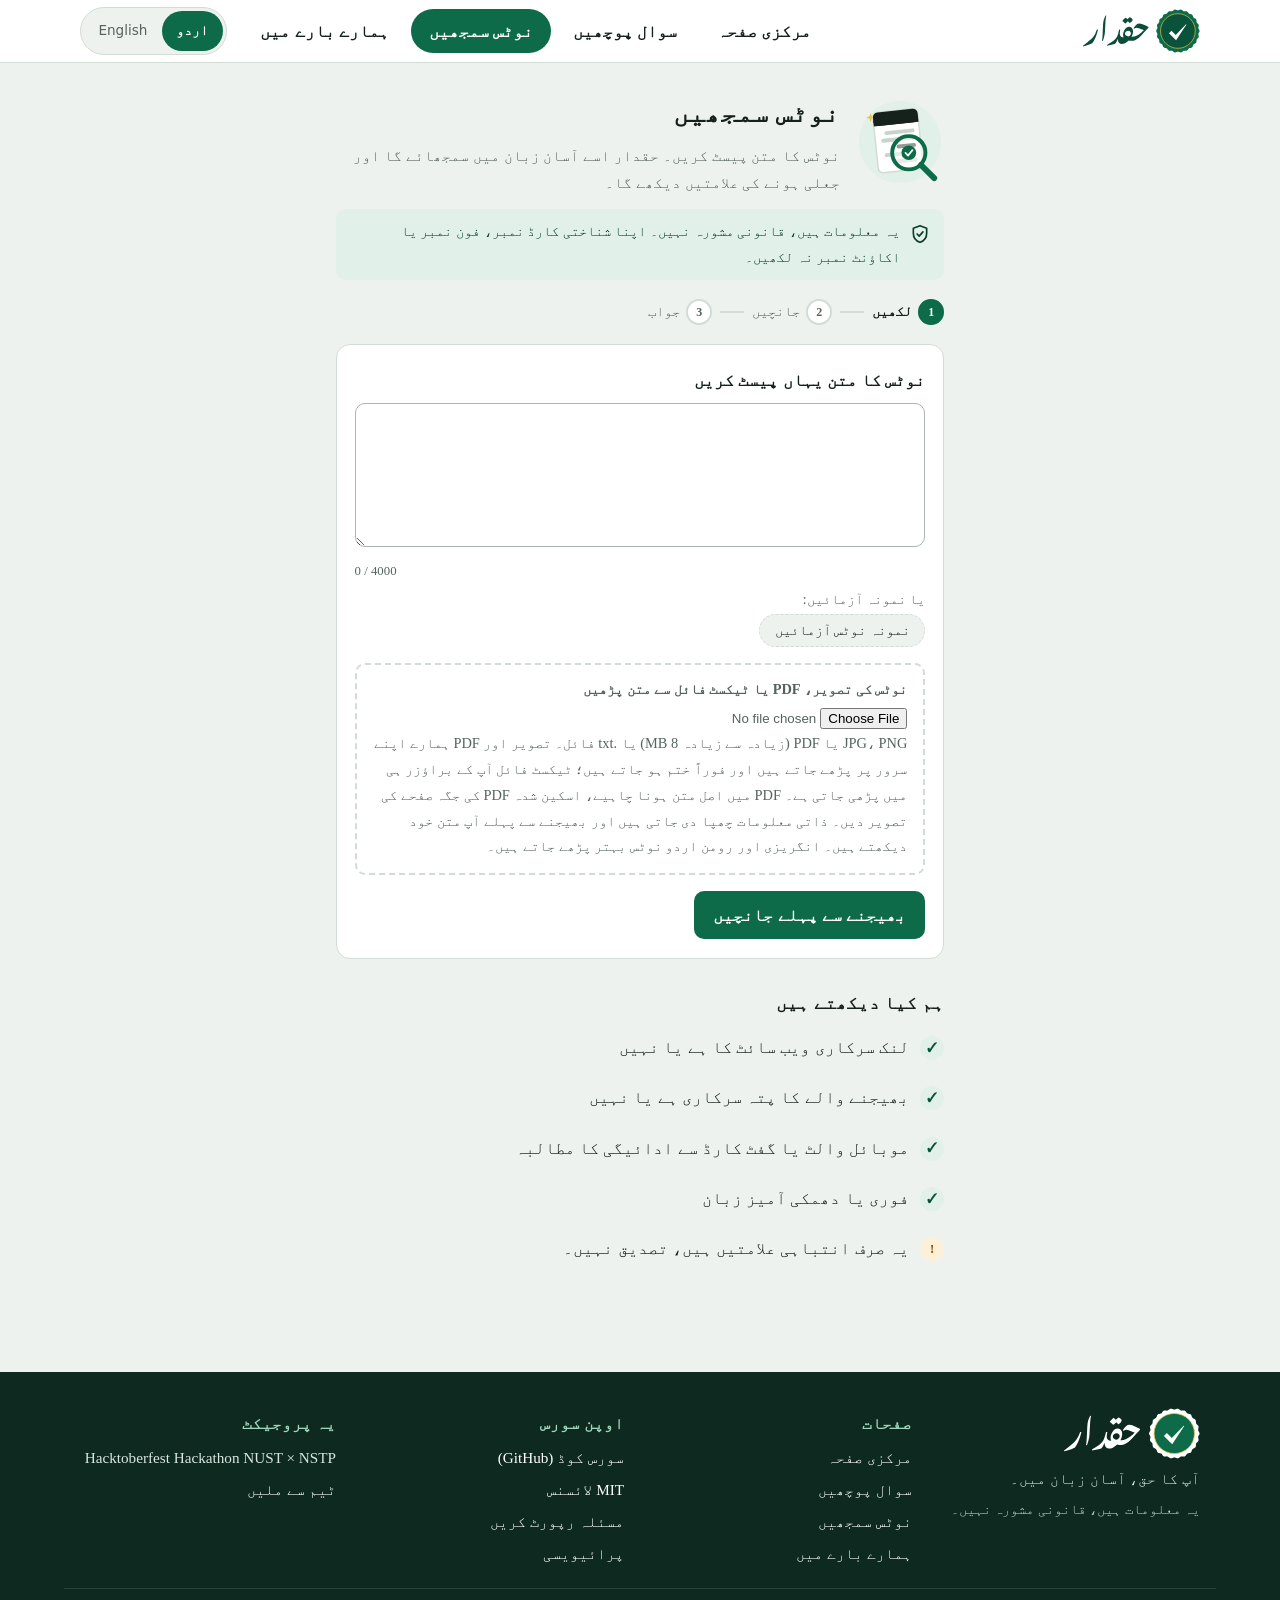
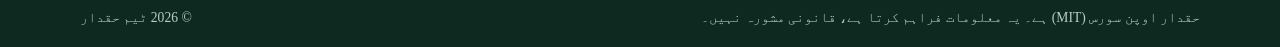
<file: web/notice.html>
<!doctype html>
<html lang="ur" dir="rtl">
<head>
  <meta charset="utf-8">
  <meta name="viewport" content="width=device-width,initial-scale=1">
  <meta http-equiv="Content-Security-Policy" content="default-src 'self'; script-src 'self'; style-src 'self'; img-src 'self' data:; connect-src 'self' http://localhost:8000; base-uri 'none'; form-action 'none'">
  <meta name="theme-color" content="#0d6b4a">
  <title>نوٹس سمجھیں | حقدار</title>
  <link rel="manifest" href="manifest.json">
  <link rel="icon" href="icon.svg" type="image/svg+xml">
  <link rel="apple-touch-icon" href="apple-touch-icon.png">
  <link rel="stylesheet" href="style.css">
  <script src="site.js"></script>
</head>
<body data-mode="notice" data-title-ur="نوٹس سمجھیں | حقدار" data-title-en="Understand a notice | Haqdar">
  <a class="skip" href="#main"><span data-l="ur">مرکزی مواد پر جائیں</span><span data-l="en">Skip to main content</span></a>
  <header class="top">
    <div class="top-inner">
      <a class="brand" href="index.html" aria-label="حقدار Haqdar">
        <img src="logo.svg" alt="" width="117" height="44">
        <span class="brand-en" data-l="en">Haqdar</span>
      </a>
      <nav class="site-nav" aria-label="Main"><a href="index.html"><span data-l="ur">مرکزی صفحہ</span><span data-l="en">Home</span></a><a href="ask.html"><span data-l="ur">سوال پوچھیں</span><span data-l="en">Ask a question</span></a><a href="notice.html" aria-current="page"><span data-l="ur">نوٹس سمجھیں</span><span data-l="en">Understand a notice</span></a><a href="about.html"><span data-l="ur">ہمارے بارے میں</span><span data-l="en">About</span></a></nav>
      <div class="lang" role="group" aria-label="Language / زبان">
        <button id="lang-ur" type="button" lang="ur" aria-pressed="true">اردو</button>
        <button id="lang-en" type="button" lang="en" aria-pressed="false">English</button>
      </div>
    </div>
  </header>

  <main id="main" class="tool">
    <div class="page-head">
      <img src="spot-notice.svg" alt="" width="88" height="88">
      <div>
        <h1><span data-l="ur">نوٹس سمجھیں</span><span data-l="en">Understand a notice</span></h1>
        <p><span data-l="ur">نوٹس کا متن پیسٹ کریں۔ حقدار اسے آسان زبان میں سمجھائے گا اور جعلی ہونے کی علامتیں دیکھے گا۔</span><span data-l="en">Paste the text of a notice. Haqdar explains it in plain language and checks it for warning signs.</span></p>
      </div>
    </div>

    <p class="privacy">
      <svg viewBox="0 0 24 24" aria-hidden="true" focusable="false">
        <path d="M12 2l8 3v6c0 5-3.4 9.4-8 11-4.6-1.6-8-6-8-11V5l8-3z" fill="none" stroke="#0b3d2b" stroke-width="2" stroke-linejoin="round"/>
        <path d="M8.5 12l2.5 2.5 4.5-5" fill="none" stroke="#0b3d2b" stroke-width="2" stroke-linecap="round" stroke-linejoin="round"/>
      </svg>
      <span><span data-l="ur">یہ معلومات ہیں، قانونی مشورہ نہیں۔ اپنا شناختی کارڈ نمبر، فون نمبر یا اکاؤنٹ نمبر نہ لکھیں۔</span><span data-l="en">This is information, not legal advice. Do not type your CNIC, phone or account number.</span></span>
    </p>

    <ol class="progress" data-i18n-label="progressLabel">
      <li id="step-1" class="is-current" aria-current="step"><span class="dot" aria-hidden="true">1</span><span data-l="ur">لکھیں</span><span data-l="en">Write</span></li>
      <li id="step-2"><span class="dot" aria-hidden="true">2</span><span data-l="ur">جانچیں</span><span data-l="en">Review</span></li>
      <li id="step-3"><span class="dot" aria-hidden="true">3</span><span data-l="ur">جواب</span><span data-l="en">Answer</span></li>
    </ol>

    <noscript><p class="status error"><span data-l="ur">اس صفحے کے لیے JavaScript ضروری ہے۔</span><span data-l="en">This page needs JavaScript to work.</span></p></noscript>
    <div id="status" class="status" hidden></div>

    <section id="compose" class="sheet">
      <label for="q"><span data-l="ur">نوٹس کا متن یہاں پیسٹ کریں</span><span data-l="en">Paste the notice text here</span></label>
      <textarea id="q" maxlength="4000"></textarea>
      <div class="meta"><span id="count" dir="ltr">0 / 4000</span></div>
      <p class="hint"><span data-l="ur">یا نمونہ آزمائیں:</span><span data-l="en">Or try a sample:</span></p>
      <div id="chips" class="chips"></div>
      <div class="upload">
        <label for="file-notice"><span data-l="ur">نوٹس کی تصویر، PDF یا ٹیکسٹ فائل سے متن پڑھیں</span><span data-l="en">Read a notice from a photo, PDF or text file</span></label>
        <input id="file-notice" type="file" accept="image/jpeg,image/png,application/pdf,text/plain,.txt">
        <span><span data-l="ur">JPG، PNG یا PDF (زیادہ سے زیادہ 8 MB) یا .txt فائل۔ تصویر اور PDF ہمارے اپنے سرور پر پڑھے جاتے ہیں اور فوراً ختم ہو جاتے ہیں؛ ٹیکسٹ فائل آپ کے براؤزر ہی میں پڑھی جاتی ہے۔ PDF میں اصل متن ہونا چاہیے، اسکین شدہ PDF کی جگہ صفحے کی تصویر دیں۔ ذاتی معلومات چھپا دی جاتی ہیں اور بھیجنے سے پہلے آپ متن خود دیکھتے ہیں۔ انگریزی اور رومن اردو نوٹس بہتر پڑھے جاتے ہیں۔</span><span data-l="en">JPG, PNG or PDF (up to 8 MB), or a .txt file. Photos and PDFs are read on our own server and deleted right after; a text file is read in your browser only. A PDF must contain real text: for a scanned PDF, upload a photo of the page instead. Personal details are hidden, and you review the text before it is analysed. English and Roman Urdu notices are read best.</span></span>
      </div>
      <button id="btn-review" class="primary" type="button"><span data-l="ur">بھیجنے سے پہلے جانچیں</span><span data-l="en">Review and send</span></button>
    </section>

    <section id="preview" class="sheet" aria-labelledby="preview-title" hidden>
      <h2 id="preview-title" tabindex="-1"><span data-l="ur">بھیجنے سے پہلے دیکھ لیں</span><span data-l="en">Review before sending</span></h2>
      <p><span data-l="ur">صرف یہی متن آپ کے آلے سے نکلے گا۔ کالی پٹیاں وہ ذاتی معلومات ہیں جو چھپا دی گئی ہیں۔</span><span data-l="en">Only this text will leave your device. Black bars mark personal details we hid.</span></p>
      <div id="preview-text" class="preview-text" dir="auto"></div>
      <p id="mask-summary" class="mask-summary"></p>
      <p id="ocr-note" class="muted" hidden></p>
      <div class="row">
        <button id="btn-confirm" class="primary" type="button"><span data-l="ur">بھیجیں</span><span data-l="en">Send</span></button>
        <button id="btn-cancel" class="ghost" type="button"><span data-l="ur">واپس جا کر ترمیم کریں</span><span data-l="en">Go back and edit</span></button>
      </div>
    </section>

    <section id="result" class="sheet" role="region" tabindex="-1" data-i18n-label="resultLabel" hidden></section>

    <section class="tips" aria-labelledby="tips-title">
      <h2 id="tips-title"><span data-l="ur">ہم کیا دیکھتے ہیں</span><span data-l="en">What we look for</span></h2>
      <ul class="checks">
        <li><div data-l="ur">لنک سرکاری ویب سائٹ کا ہے یا نہیں</div><div data-l="en">Whether links go to an official government website</div></li>
        <li><div data-l="ur">بھیجنے والے کا پتہ سرکاری ہے یا نہیں</div><div data-l="en">Whether the sender's address is official</div></li>
        <li><div data-l="ur">موبائل والٹ یا گفٹ کارڈ سے ادائیگی کا مطالبہ</div><div data-l="en">Requests to pay through a mobile wallet or gift card</div></li>
        <li><div data-l="ur">فوری یا دھمکی آمیز زبان</div><div data-l="en">Urgent or threatening language</div></li>
        <li class="caveat"><div data-l="ur">یہ صرف انتباہی علامتیں ہیں، تصدیق نہیں۔</div><div data-l="en">These are warning signs only, not proof.</div></li>
      </ul>
    </section>
  </main>
  <footer id="site-footer" class="site-footer"></footer>
  <nav class="tabbar" aria-label="Main"><a href="index.html"><svg viewBox="0 0 24 24" fill="none" stroke="currentColor" stroke-width="2" stroke-linecap="round" stroke-linejoin="round" aria-hidden="true" focusable="false"><path d="M3 11l9-8 9 8"/><path d="M5 10v10h14V10"/><path d="M10 20v-6h4v6"/></svg><span data-l="ur">مرکزی</span><span data-l="en">Home</span></a><a href="ask.html"><svg viewBox="0 0 24 24" fill="none" stroke="currentColor" stroke-width="2" stroke-linecap="round" stroke-linejoin="round" aria-hidden="true" focusable="false"><path d="M4 5h16v11H9l-5 4z"/><path d="M9 10h6"/></svg><span data-l="ur">سوال</span><span data-l="en">Ask</span></a><a href="notice.html" aria-current="page"><svg viewBox="0 0 24 24" fill="none" stroke="currentColor" stroke-width="2" stroke-linecap="round" stroke-linejoin="round" aria-hidden="true" focusable="false"><path d="M7 3h8l4 4v14H7z"/><path d="M15 3v4h4"/><path d="M10 12h6M10 16h6"/></svg><span data-l="ur">نوٹس</span><span data-l="en">Notice</span></a><a href="about.html"><svg viewBox="0 0 24 24" fill="none" stroke="currentColor" stroke-width="2" stroke-linecap="round" stroke-linejoin="round" aria-hidden="true" focusable="false"><circle cx="12" cy="12" r="9"/><path d="M12 11v6"/><path d="M12 7.5h.01"/></svg><span data-l="ur">تعارف</span><span data-l="en">About</span></a></nav>
  <script src="app.js"></script>
</body>
</html>
</file>
<file: web/style.css>
/* Haqdar web app. No external fonts or requests (see the CSP in each page). */
:root{
  --ink:#16211c;--muted:#56635c;--paper:#fff;--ground:#eef2ee;--line:#d3dbd5;
  --green:#0d6b4a;--green-dark:#0a5239;--green-tint:#e1f0e8;--gold:#f0c14b;
  --amber:#8a4b00;--amber-tint:#fdf0d9;--red:#a6261d;--red-tint:#fbe6e3;
  --focus:#1553c7;--radius:14px;
  --font-ur:"Noto Nastaliq Urdu","Jameel Noori Nastaleeq","Urdu Typesetting","Noto Naskh Arabic","Segoe UI",Tahoma,serif;
  --font-en:system-ui,"Segoe UI",Roboto,"Helvetica Neue",Arial,sans-serif;
}
*{box-sizing:border-box}
[hidden]{display:none!important}
html{-webkit-text-size-adjust:100%}
html[lang="ur"] [data-l="en"],html[lang="en"] [data-l="ur"]{display:none!important}
body{margin:0;background:var(--ground);color:var(--ink);font-family:var(--font-ur);font-size:1.0625rem;line-height:2.3}
html[lang="en"] body{font-family:var(--font-en);line-height:1.6}
h1,h2,h3{line-height:2}
html[lang="en"] h1,html[lang="en"] h2,html[lang="en"] h3{line-height:1.25}
img{max-width:100%;height:auto}
button{font:inherit;cursor:pointer}
a{color:var(--focus)}
:focus-visible{outline:3px solid var(--focus);outline-offset:2px}
#result:focus,#preview-title:focus{outline:none}
.wrap{max-width:72rem;margin:0 auto;padding:0 1rem}
.narrow{max-width:40rem}

.skip{position:absolute;inset-inline-start:.5rem;top:-4rem;background:var(--ink);color:#fff;padding:.4rem .8rem;border-radius:8px;z-index:50}
.skip:focus{top:.5rem}

/* ---------- Header and navigation ---------- */
.top{position:sticky;top:0;z-index:20;background:rgba(255,255,255,.97);border-bottom:1px solid var(--line)}
.top-inner{max-width:72rem;margin:0 auto;padding:.45rem 1rem;display:flex;align-items:center;gap:1rem}
.brand{display:flex;align-items:center;gap:.6rem;flex:none;text-decoration:none;color:var(--ink)}
.brand img{display:block;height:2.75rem;width:auto}
.brand-en{font-weight:800;font-size:1.2rem;line-height:1.2;color:var(--green-dark)}
.site-nav{display:flex;gap:.3rem;margin-inline-start:auto}
.site-nav a{display:inline-flex;align-items:center;min-height:2.75rem;padding:0 1.1rem;border-radius:999px;color:var(--ink);text-decoration:none;font-weight:600;line-height:1.6}
.site-nav a:hover{background:var(--ground)}
.site-nav a[aria-current="page"]{background:var(--green);color:#fff}
.lang{display:inline-flex;flex:none;border:1px solid var(--line);border-radius:999px;padding:3px;background:var(--ground)}
.lang button{border:0;background:transparent;border-radius:999px;padding:0 .9rem;min-height:2.5rem;font-size:.85rem;line-height:1.6;color:var(--muted)}
.lang button[lang="ur"]{font-family:var(--font-ur)}
.lang button[lang="en"]{font-family:var(--font-en)}
.lang button[aria-pressed="true"]{background:var(--green);color:#fff;font-weight:700}

.tabbar{display:none}
@media(max-width:47.99rem){
  .site-nav{display:none}
  .lang{margin-inline-start:auto}
  body{padding-bottom:calc(4.4rem + env(safe-area-inset-bottom))}
  .tabbar{display:grid;grid-template-columns:repeat(4,1fr);position:fixed;left:0;right:0;bottom:0;z-index:30;background:#fff;border-top:1px solid var(--line);padding-bottom:env(safe-area-inset-bottom)}
  .tabbar a{display:flex;flex-direction:column;align-items:center;justify-content:center;gap:0;min-height:3.6rem;color:var(--muted);text-decoration:none;font-size:.78rem;font-weight:600;line-height:1.7}
  .tabbar svg{width:1.55rem;height:1.55rem}
  .tabbar a[aria-current="page"]{color:var(--green-dark);font-weight:800;box-shadow:inset 0 3px 0 var(--green)}
}

/* ---------- Buttons ---------- */
.btn{white-space:nowrap;display:inline-flex;align-items:center;justify-content:center;gap:.5rem;min-height:3.4rem;padding:0 1.7rem;border-radius:12px;border:2px solid var(--green);font-weight:700;font-size:1.05rem;text-decoration:none;line-height:1.6}
.btn svg{flex:none;width:1.4rem;height:1.4rem}
.btn-primary{background:var(--green);color:#fff}
.btn-primary:hover{background:var(--green-dark);border-color:var(--green-dark)}
.btn-secondary{background:#fff;color:var(--green-dark)}
.btn-secondary:hover{background:var(--green-tint)}
.primary{width:100%;min-height:3rem;border:0;border-radius:10px;background:var(--green);color:#fff;font-weight:700;padding:.2rem 1.2rem}
.primary:hover{background:var(--green-dark)}
.primary:disabled{background:#8aa89b;cursor:progress}
.ghost{min-height:3rem;border:1.5px solid var(--line);border-radius:10px;background:var(--paper);color:var(--ink);padding:.2rem 1.2rem}
.ghost:hover{border-color:var(--green)}
.ghost:disabled{opacity:.6;cursor:progress}
.row{display:flex;flex-wrap:wrap;gap:.6rem}
.row .primary{flex:1}
.linkbtn{display:inline-flex;align-items:center;min-height:3rem;padding:.1rem 1.2rem;border:1.5px solid var(--line);border-radius:10px;background:var(--paper);color:var(--ink);font-weight:700;text-decoration:none}
.linkbtn:hover{border-color:var(--green)}
.linkbtn.solid{background:var(--green);border-color:var(--green);color:#fff}
.linkbtn.solid:hover{background:var(--green-dark)}
.link-row{display:flex;flex-wrap:wrap;gap:.6rem;margin:.8rem 0}

/* ---------- Home: hero ---------- */
.hero{padding:2rem 0 2.5rem}
.hero-grid{display:grid;gap:2rem;align-items:center}
.hero-copy{text-align:center}
.hero-logo{display:block;width:clamp(13rem,56vw,18rem);height:auto;margin:0 auto 1rem;animation:stamp .6s ease-out}
.hero-title{margin:.2rem 0 .5rem;font-size:clamp(1.5rem,4.8vw,2.25rem)}
html[lang="en"] .hero-title{font-size:clamp(1.7rem,5.4vw,2.6rem);line-height:1.2}
.hero-intro{max-width:36rem;margin:0 auto 1.4rem;font-size:1.1rem}
.cta-row{display:flex;flex-wrap:wrap;gap:.8rem;justify-content:center}
.assure{list-style:none;margin:1.2rem 0 0;padding:0;display:flex;flex-wrap:wrap;gap:.2rem 1.2rem;justify-content:center;color:var(--muted);font-size:.9rem;line-height:1.9}
.assure li::before{content:"✓";margin-inline-end:.4rem;color:var(--green);font-weight:800}
@media(max-width:34rem){.cta-row .btn{flex:1 1 100%}}
.hero-art img{display:block;width:100%;max-width:34rem;margin:0 auto}
@media(min-width:56rem){
  .hero{padding:3.5rem 0 4rem}
  .hero-grid{grid-template-columns:1fr 1fr;gap:3rem}
  .hero-copy{text-align:start}
  .hero-logo{margin-inline:0 auto}
  .hero-intro{margin-inline:0 auto}
  .cta-row,.assure{justify-content:flex-start}
}

/* ---------- Home: sections ---------- */
.band{background:var(--green-dark);color:#fff;padding:2.6rem 0}
.band h2{margin:0 0 1.4rem;font-size:1.5rem;color:#fff}
.how{list-style:none;counter-reset:h;margin:0;padding:0;display:grid;gap:1.4rem}
.how li{counter-increment:h;display:flex;gap:1rem;align-items:flex-start}
.how li::before{content:counter(h);flex:none;display:grid;place-items:center;width:2.7rem;height:2.7rem;margin-top:.15rem;border-radius:50%;background:#fff;color:var(--green-dark);font-weight:800;font-size:1.2rem;line-height:1}
.how li>div{flex:1;min-width:0}
.how strong{display:block;font-size:1.1rem}
.how .d{display:block;color:#d3e8dc}
@media(min-width:48rem){.how{grid-template-columns:repeat(3,1fr);gap:2.2rem}}

.section{padding:2.6rem 0}
.section h2{margin:0 0 .2rem;font-size:1.5rem}
.section .sub{margin:0 0 1rem;color:var(--muted)}
.topics{list-style:none;margin:1rem 0 0;padding:0;display:grid;gap:.7rem}
.topics a{display:flex;align-items:center;gap:.9rem;min-height:4.2rem;padding:.7rem 1rem;background:#fff;border:1px solid var(--line);border-radius:12px;color:var(--ink);text-decoration:none;font-weight:700}
.topics a:hover{border-color:var(--green);background:var(--green-tint)}
.topics svg{flex:none;width:2.8rem;height:2.8rem;padding:.55rem;border-radius:12px;background:var(--green-tint);color:var(--green-dark)}
.topics a>span{min-width:0}
.topics small{display:block;font-weight:400;color:var(--muted);font-size:.85rem;line-height:1.7}
@media(min-width:40rem){.topics{grid-template-columns:1fr 1fr}}

.trust-wrap{padding:0 0 2.6rem}
.trust h2{margin:0 0 .4rem;font-size:1.5rem}
.checks{list-style:none;margin:.4rem 0 1rem;padding:0;display:grid;gap:.7rem}
.checks li{display:flex;gap:.7rem;align-items:flex-start}
.checks li::before{content:"✓";flex:none;display:grid;place-items:center;width:1.5rem;height:1.5rem;margin-top:.5rem;border-radius:50%;background:var(--green-tint);color:var(--green-dark);font-weight:700;font-size:.8rem;line-height:1}
.checks li.caveat::before{content:"!";background:var(--amber-tint);color:var(--amber)}
.checks li>div{flex:1;min-width:0}
.checks strong{display:block}
@media(min-width:56rem){.trust .checks{grid-template-columns:repeat(3,1fr);gap:1.6rem}}

.cta-band{background:var(--green-tint);padding:2.4rem 0;text-align:center}
.cta-band h2{margin:0 0 .2rem;font-size:1.5rem}
.cta-band p{margin:0 auto 1.2rem;max-width:34rem}

/* ---------- Tool pages ---------- */
.tool{max-width:40rem;margin:0 auto;padding:.4rem 1rem 3rem}
.page-head{display:flex;align-items:center;gap:1rem;padding:1.1rem 0 .8rem}
.page-head img{flex:none;width:5.5rem;height:5.5rem}
.page-head h1{margin:0;font-size:1.65rem}
.page-head p{margin:.1rem 0 0;color:var(--muted);font-size:.95rem;line-height:1.8}
.privacy{display:flex;gap:.6rem;align-items:flex-start;margin:0 0 1rem;padding:.6rem .9rem;border-radius:10px;background:var(--green-tint);color:#0b3d2b;font-size:.9rem;line-height:1.8}
.privacy svg{flex:none;width:1.25rem;height:1.25rem;margin-top:.35rem}
.sheet{background:var(--paper);border:1px solid var(--line);border-radius:var(--radius);padding:1rem 1.1rem 1.2rem;margin-bottom:1rem}
.sheet h2{margin:1rem 0 .3rem;font-size:1.1rem}
.sheet h2:first-child{margin-top:0}
.tips{margin-top:1.6rem}
.tips h2{margin:0 0 .3rem;font-size:1.15rem}

.progress{list-style:none;margin:0 0 1rem;padding:0;display:flex;align-items:center;gap:.5rem;font-size:.85rem;color:var(--muted)}
.progress li{display:flex;align-items:center;gap:.4rem}
.progress li+li::before{content:"";width:1.5rem;height:2px;background:var(--line);margin-inline-end:.1rem}
.dot{display:inline-grid;place-items:center;width:1.6rem;height:1.6rem;border-radius:50%;border:2px solid var(--line);background:var(--paper);font-size:.75rem;font-weight:700;line-height:1;color:var(--muted)}
.progress .is-current{color:var(--ink);font-weight:700}
.progress .is-current .dot{border-color:var(--green);background:var(--green);color:#fff}
.progress .is-done .dot{border-color:var(--green);color:var(--green)}

label{display:block;font-weight:700;margin-bottom:.2rem}
textarea{width:100%;min-height:9rem;padding:.7rem .8rem;border:1.5px solid #aab5ad;border-radius:10px;font:inherit;line-height:1.9;color:var(--ink);background:#fff;resize:vertical}
textarea:focus{border-color:var(--green)}
textarea::placeholder{color:#6d7a72}
.meta{display:flex;justify-content:flex-end;color:var(--muted);font-size:.8rem;line-height:1.6}
.hint{margin:.4rem 0 .2rem;color:var(--muted);font-size:.85rem;line-height:1.7}
.chips{display:flex;flex-wrap:wrap;gap:.5rem;margin-bottom:1rem}
.chip{border:1px solid var(--line);background:var(--ground);border-radius:999px;padding:.1rem .9rem;font-size:.9rem;line-height:1.9;color:var(--ink);text-align:start}
.chip:hover{border-color:var(--green);background:var(--green-tint)}
.chip.sample{border-style:dashed}
.upload{display:grid;gap:.1rem;margin:.2rem 0 1rem;padding:.8rem 1rem;border:2px dashed var(--line);border-radius:10px;color:var(--muted);font-size:.9rem;line-height:1.8}
.upload strong{color:var(--ink)}
@media(min-width:34rem){#compose .primary{width:auto;min-width:12rem}}

.preview-text{white-space:pre-wrap;overflow-wrap:anywhere;background:var(--ground);border:1px solid var(--line);border-radius:10px;padding:.7rem .9rem;line-height:2;max-height:16rem;overflow:auto}
.preview-text mark{display:inline-block;background:#1d2a24;color:#fff;border-radius:6px;padding:0 .5rem;font-size:.8em;line-height:1.5;direction:ltr;unicode-bidi:isolate}
.mask-summary{font-size:.9rem;color:var(--muted);margin:.5rem 0 1rem}

.status{display:flex;align-items:center;gap:.7rem;padding:.7rem 1rem;border-radius:10px;margin-bottom:1rem;background:var(--paper);border:1px solid var(--line)}
.status.error{background:var(--red-tint);border-color:#e9b3ad;color:#6e1710}
.spinner{flex:none;width:1.2rem;height:1.2rem;border:3px solid var(--line);border-top-color:var(--green);border-radius:50%;animation:spin .8s linear infinite}
@keyframes spin{to{transform:rotate(360deg)}}

/* ---------- Answer ---------- */
.asked{margin:0 0 .8rem;padding-bottom:.8rem;border-bottom:1px dashed var(--line);color:var(--muted);font-size:.9rem;line-height:1.8;overflow-wrap:anywhere}
.asked strong{color:var(--ink)}
.stamp{display:inline-flex;align-items:center;gap:.7rem;padding:.2rem 1.1rem;border:3px double currentColor;border-radius:10px;font-weight:800;font-size:1.15rem;line-height:1.8;transform:rotate(-2deg);margin:.3rem 0 .8rem}
.stamp.ok{color:var(--green)}
.stamp.warn{color:var(--amber)}
.stamp.bad{color:var(--red)}
.stamp.pop{animation:stamp .35s ease-out}
.stamp-icon{display:inline-grid;place-items:center;width:1.7rem;height:1.7rem;border:2px solid currentColor;border-radius:50%;font-size:1rem;line-height:1}
@keyframes stamp{from{transform:rotate(-2deg) scale(1.25);opacity:0}to{transform:rotate(-2deg) scale(1);opacity:1}}
.hero-logo{animation-name:settle}
@keyframes settle{from{transform:scale(1.12);opacity:0}to{transform:scale(1);opacity:1}}
.reasons{list-style:none;margin:0 0 .4rem;padding:0;display:grid;gap:.3rem;font-size:.95rem;line-height:1.8}
.reasons li{display:flex;gap:.6rem;align-items:flex-start}
.reasons li::before{content:"!";flex:none;display:grid;place-items:center;width:1.4rem;height:1.4rem;margin-top:.3rem;border-radius:50%;background:var(--amber-tint);color:var(--amber);font-weight:800;font-size:.75rem;line-height:1}
.fields{display:grid;grid-template-columns:max-content 1fr;gap:.1rem 1rem;margin:.4rem 0 1rem;padding:.6rem .9rem;background:var(--ground);border-radius:10px}
.fields dt{color:var(--muted);font-size:.9rem}
.fields dd{margin:0;font-weight:600;overflow-wrap:anywhere}
.lead{font-size:1.12rem;margin:.2rem 0 .8rem}
.abstain{padding:.8rem 1rem;border-radius:10px;background:var(--amber-tint);border:1px solid #e8cf9f;color:#4d2a00}
.abstain strong{display:block}
.steps-list{list-style:none;counter-reset:s;margin:.4rem 0 1rem;padding:0;display:grid;gap:.6rem}
.steps-list li{counter-increment:s;display:flex;gap:.8rem;align-items:flex-start}
.steps-list li::before{content:counter(s);flex:none;display:grid;place-items:center;width:1.9rem;height:1.9rem;margin-top:.45rem;border-radius:50%;background:var(--green-tint);color:var(--green-dark);font-weight:700;font-size:.9rem;line-height:1}
.step-text{flex:1;min-width:0}
.cite{display:inline-block;margin-inline-start:.3rem;padding:0 .45rem;border-radius:6px;background:var(--green-tint);color:var(--green-dark);font-size:.75rem;line-height:1.7;text-decoration:none;font-weight:700;vertical-align:middle}
.cite:hover{background:#cfe6da}
.sources{border-top:1px solid var(--line);margin-top:1rem;padding-top:.2rem}
.sources summary{cursor:pointer;font-weight:700;min-height:2.75rem;display:flex;align-items:center}
.sources ul{list-style:none;margin:0;padding:0;display:grid;gap:.6rem}
.sources li{display:flex;gap:.7rem;padding:.4rem .5rem;border-radius:8px}
.sources li:target{background:var(--green-tint)}
.src-n{flex:none;display:grid;place-items:center;width:1.7rem;height:1.7rem;margin-top:.3rem;border-radius:6px;background:var(--green-tint);color:var(--green-dark);font-size:.8rem;font-weight:700;line-height:1}
.src-body{min-width:0}
.sources a{overflow-wrap:anywhere;font-size:.9rem;line-height:1.7}
blockquote{margin:.3rem 0 0;padding-inline-start:.8rem;border-inline-start:3px solid var(--line);color:var(--muted);font-size:.9rem;line-height:1.8}
.muted{color:var(--muted);font-size:.85rem;line-height:1.8}
.actions{display:flex;flex-wrap:wrap;gap:.6rem;margin-top:1.2rem;padding-top:1rem;border-top:1px solid var(--line)}
.actions .primary{width:auto;flex:1;min-width:10rem}

/* ---------- About ---------- */
.prose{max-width:46rem;margin:0 auto;padding:1rem 1rem 3rem}
.prose h1{margin:.4rem 0 .2rem;font-size:1.8rem}
.prose .lead{font-size:1.15rem;margin:.2rem 0 .6rem}
.prose section{scroll-margin-top:6rem}
.prose section h2{margin:1.8rem 0 .3rem;padding-top:1rem;border-top:1px solid var(--line);font-size:1.25rem}
.prose .steps-list li::before{margin-top:.5rem}
.prose .step-text strong{display:block}
.jump{display:flex;flex-wrap:wrap;gap:.5rem;margin:1rem 0 .4rem}
.jump a{border:1px solid var(--line);background:var(--paper);border-radius:999px;padding:.1rem .9rem;font-size:.9rem;line-height:1.9;color:var(--ink);text-decoration:none}
.jump a:hover{border-color:var(--green);background:var(--green-tint)}
.team{list-style:none;margin:.6rem 0;padding:0}
.team li{padding:.7rem 0;border-top:1px solid var(--line)}
.team li:last-child{border-bottom:1px solid var(--line)}
.team strong{display:block}
.about-logo{display:block;width:min(100%,15rem);height:auto;margin:1rem 0 .4rem}

/* ---------- Footer ---------- */
.site-footer{margin-top:2.5rem;background:#0e2a20;color:#d9e6df;font-size:.95rem;line-height:1.9}
.footer-inner{max-width:72rem;margin:0 auto;padding:2.2rem 1rem 1rem;display:grid;grid-template-columns:repeat(auto-fit,minmax(11rem,1fr));gap:1.6rem 2rem}
.footer-logo{display:block;height:3.2rem;width:auto;margin-bottom:.4rem}
.footer-title{margin:0 0 .3rem;font-size:1rem;color:#9fd5bb}
.footer-col ul{list-style:none;margin:0;padding:0}
.footer-col p{margin:.2rem 0}
.footer-col a{display:inline-block;min-height:2rem;color:#fff;text-decoration:none}
.footer-col a:hover{text-decoration:underline}
.footer-small{font-size:.85rem;color:#b9cdc3}
.footer-bottom{max-width:72rem;margin:0 auto;padding:1rem;border-top:1px solid #24473a;display:flex;flex-wrap:wrap;gap:.3rem 1.5rem;justify-content:space-between;font-size:.85rem;color:#b9cdc3}
.footer-bottom p{margin:0}
.site-footer :focus-visible{outline-color:#fff}

@media (prefers-reduced-motion:reduce){
  *{animation-duration:.01ms!important;animation-iteration-count:1!important;transition:none!important;scroll-behavior:auto!important}
}
</file>
